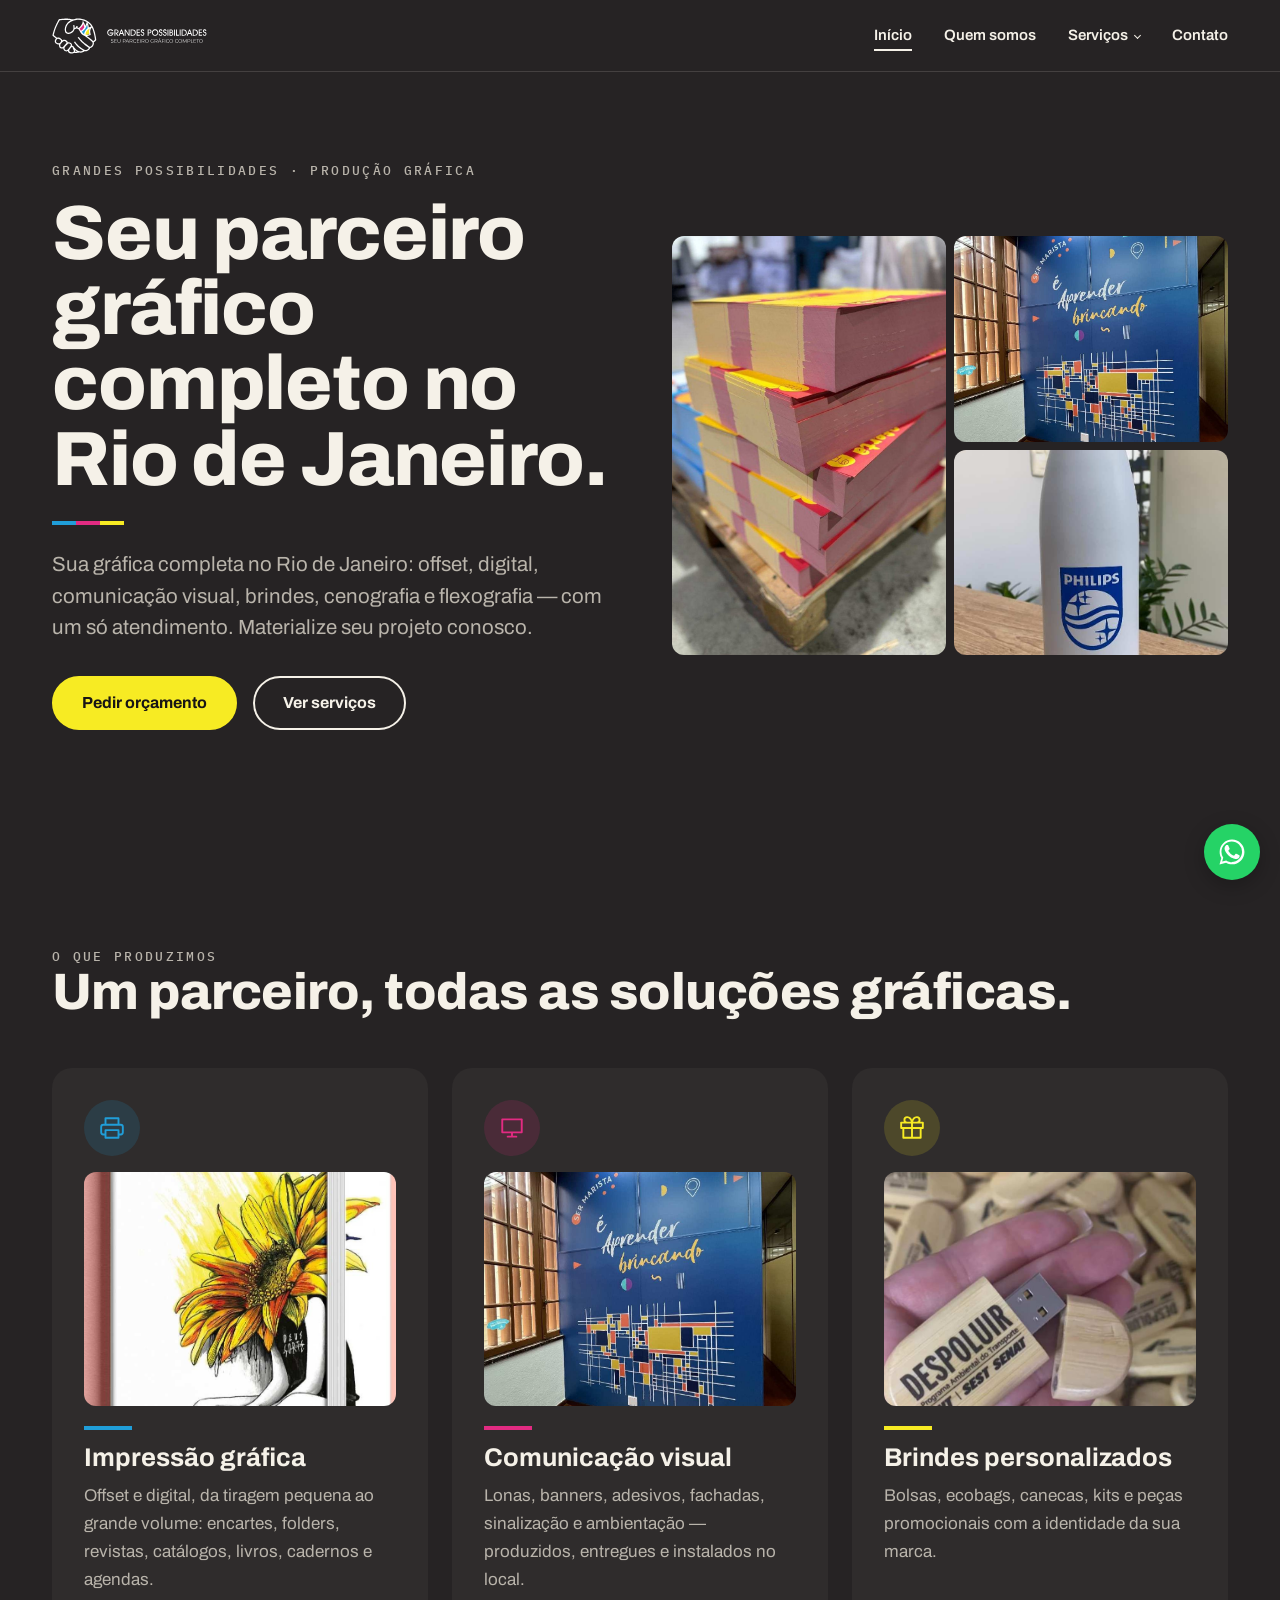
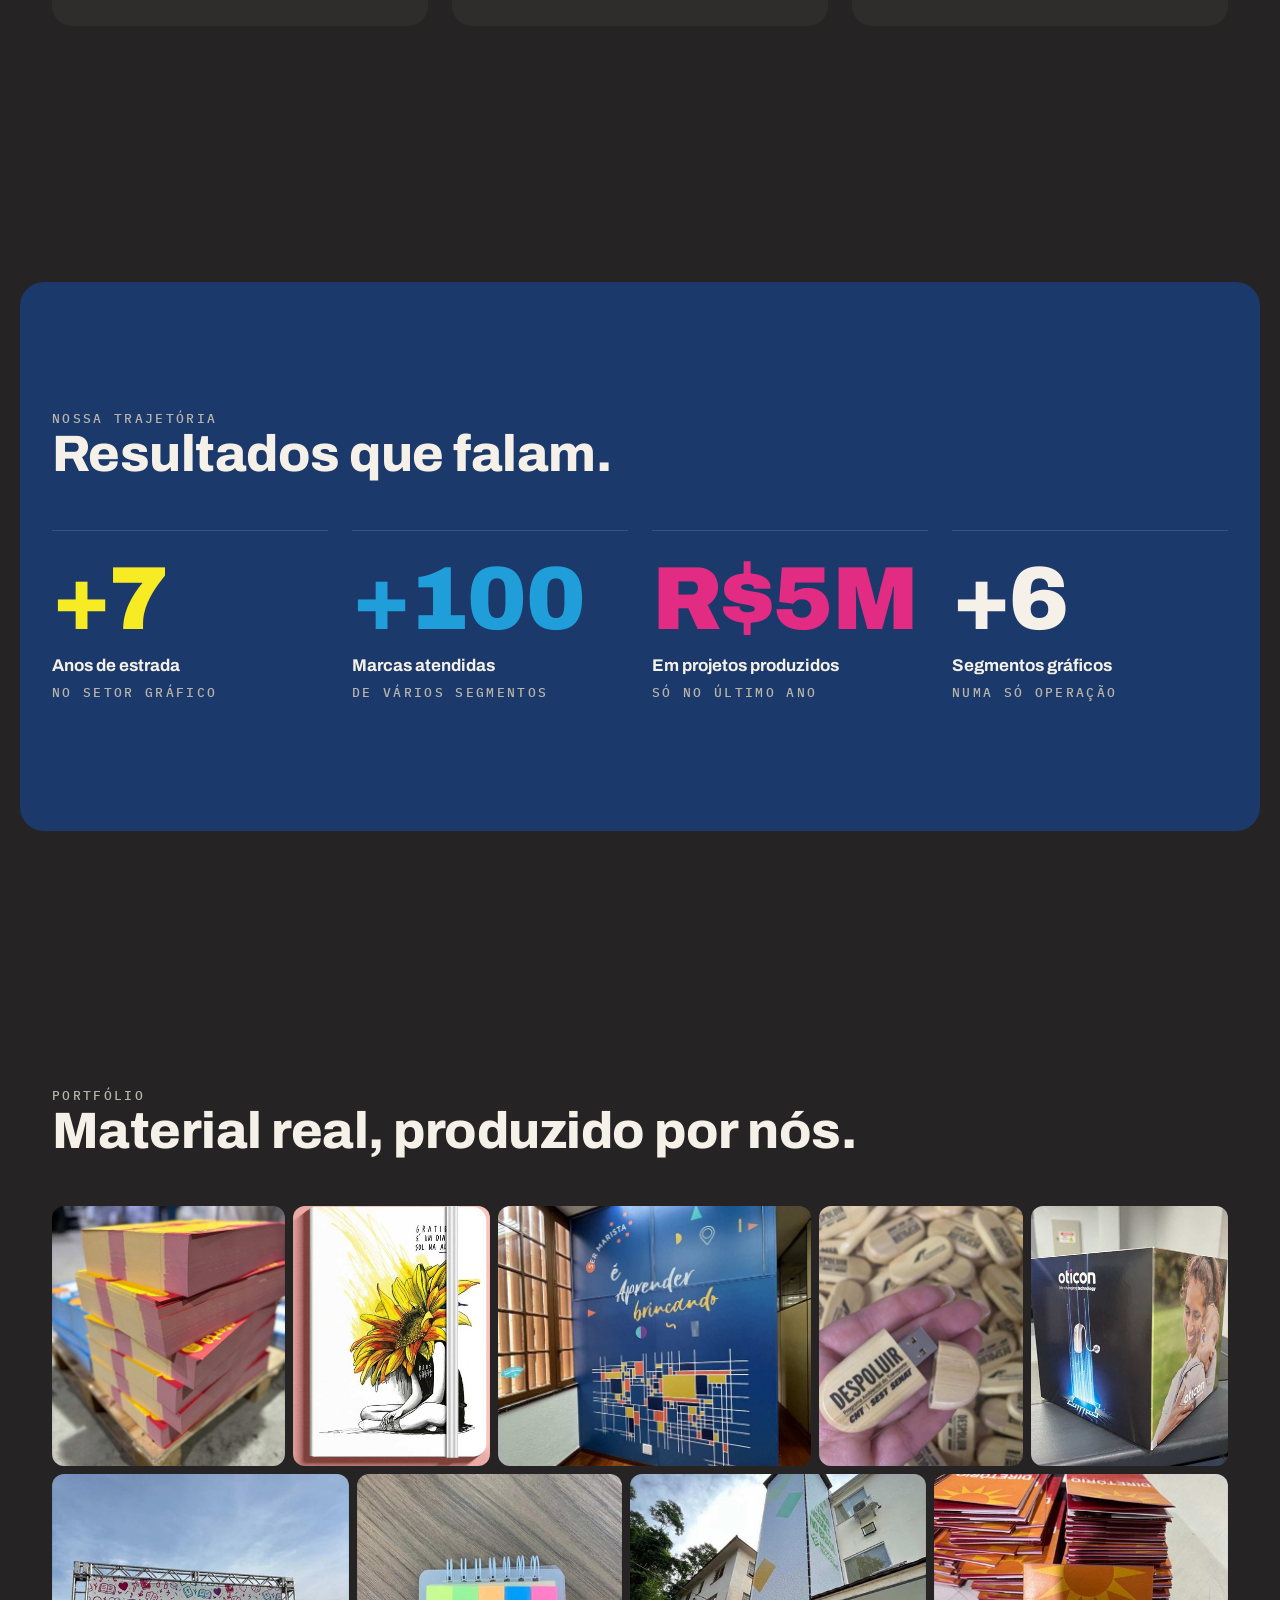
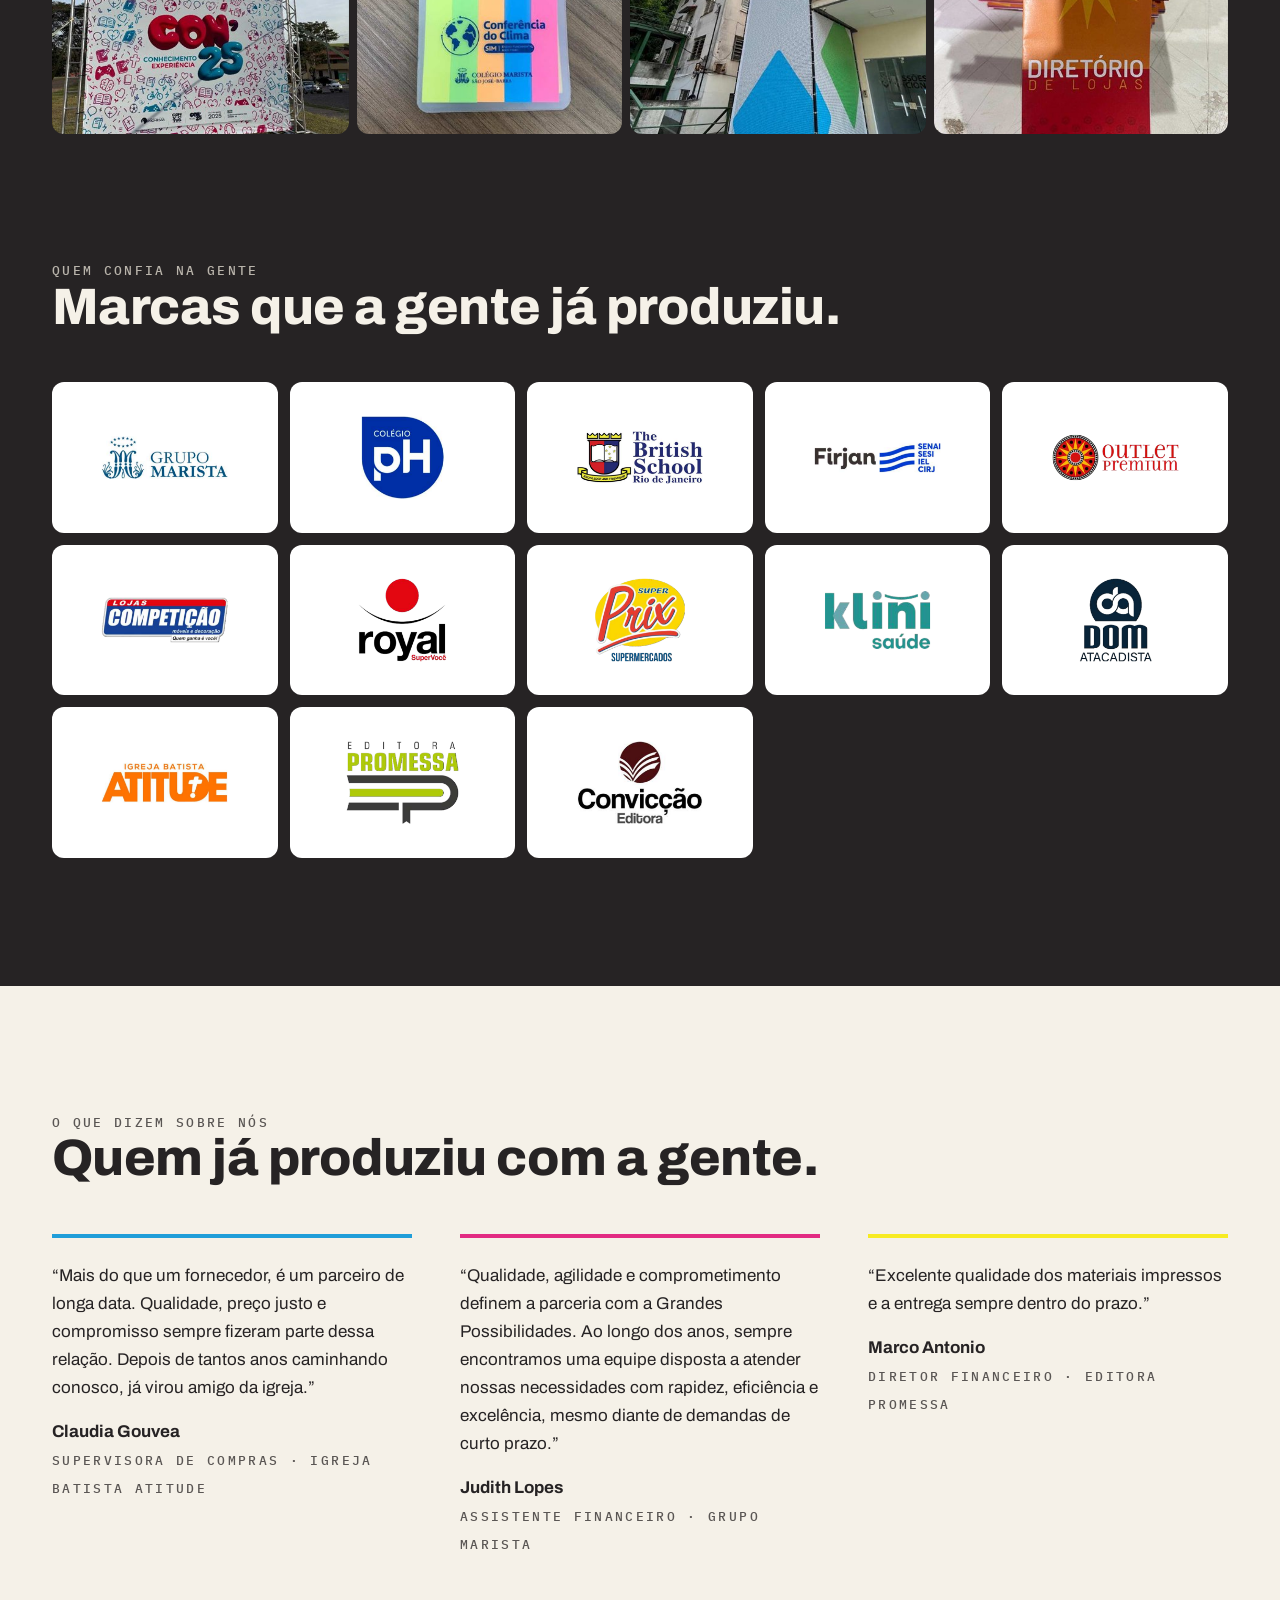
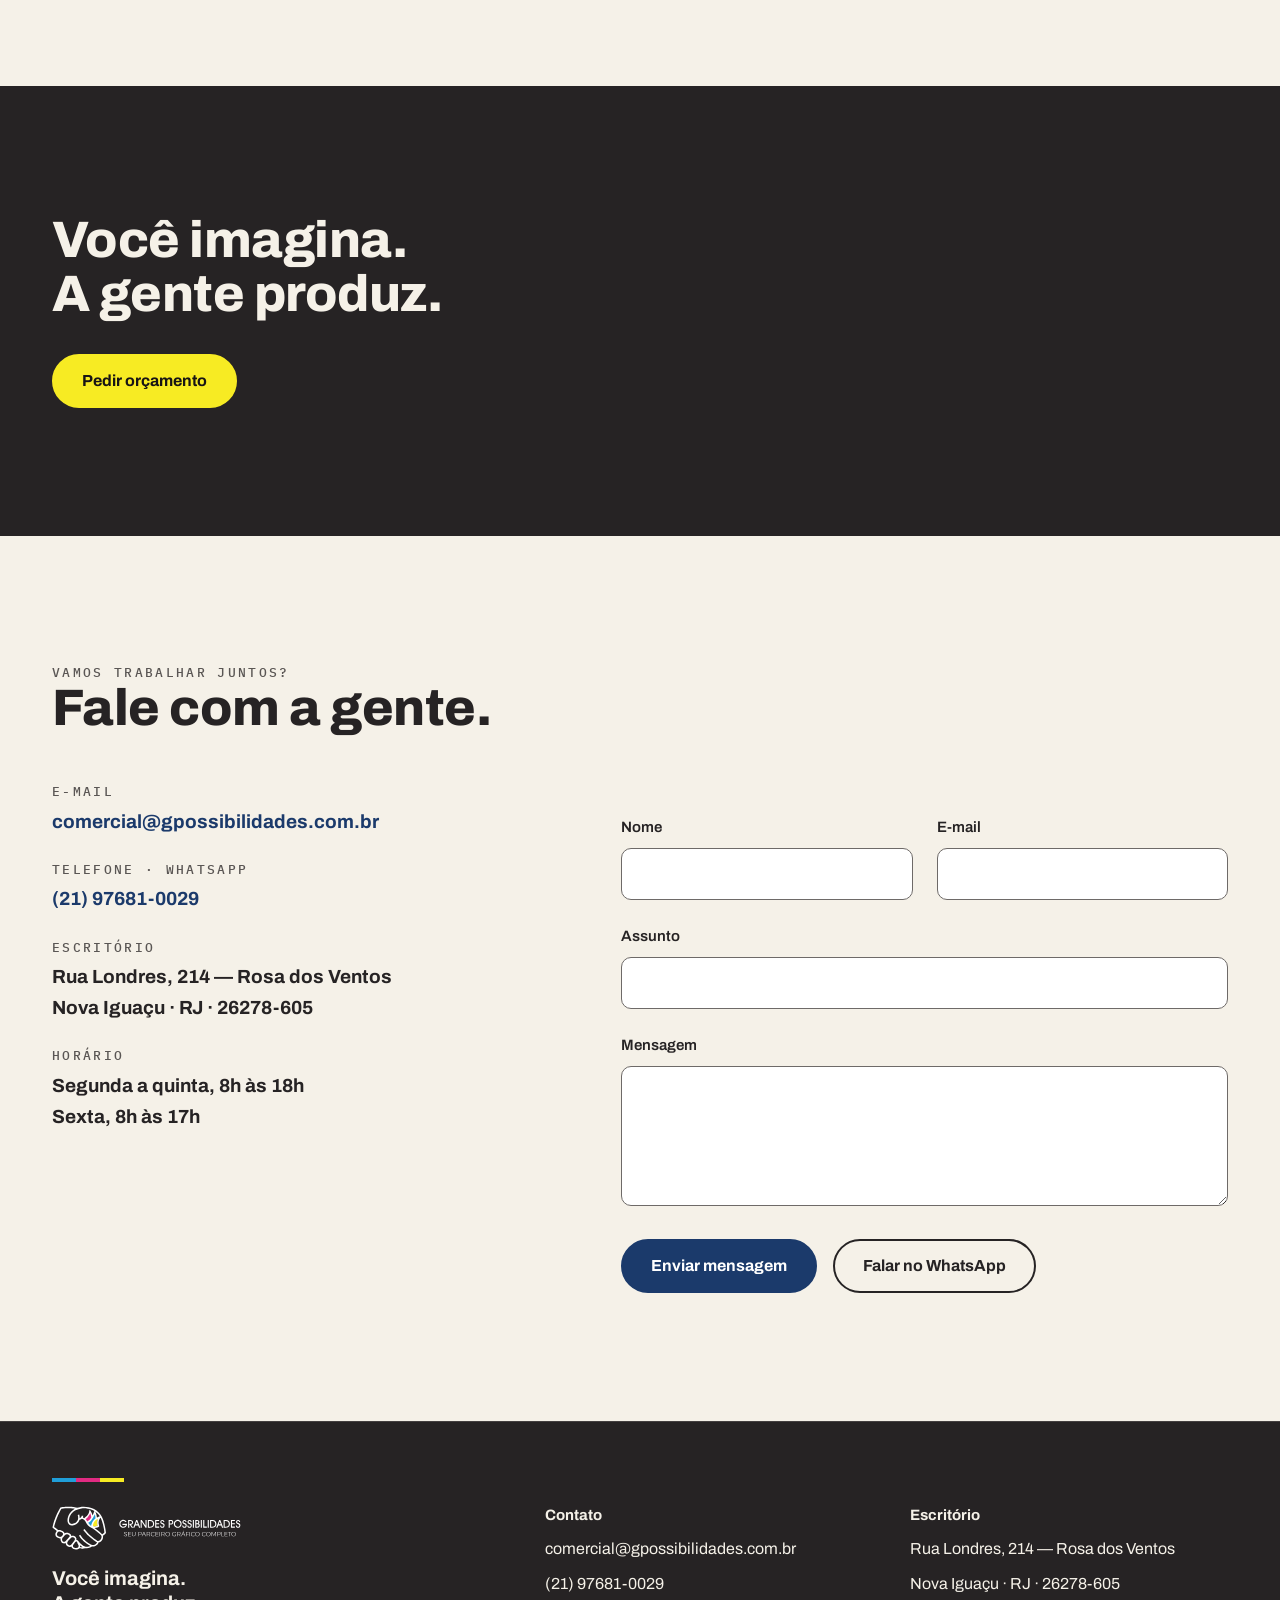
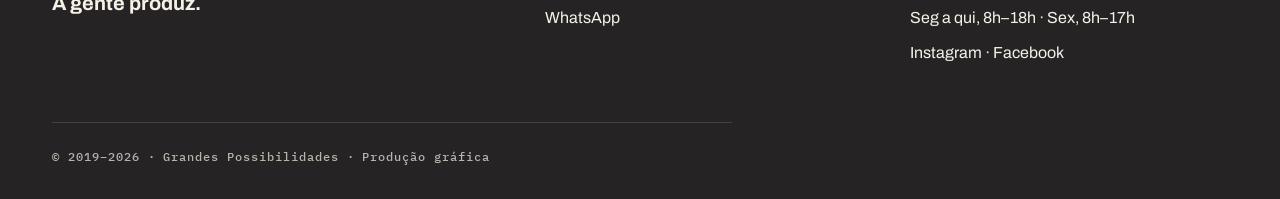
<file: index.html>
<!DOCTYPE html>
<html lang="pt-BR">
<head>
<meta charset="utf-8">
<meta name="viewport" content="width=device-width, initial-scale=1">

<title>Gráfica no Rio de Janeiro | Impressos e Brindes</title>
<meta name="description" content="Produtora gráfica no Rio de Janeiro: impressos, comunicação visual e brindes personalizados. Escritório em Nova Iguaçu, atendendo a Baixada Fluminense e todo o estado. Peça seu orçamento!">
<link rel="canonical" href="https://www.gpossibilidades.com.br/">

<meta property="og:type" content="website">
<meta property="og:site_name" content="Grandes Possibilidades">
<meta property="og:locale" content="pt_BR">
<meta property="og:title" content="Gráfica no Rio de Janeiro | Impressos e Brindes">
<meta property="og:description" content="Produtora gráfica no Rio de Janeiro: impressos, comunicação visual e brindes personalizados. Escritório em Nova Iguaçu, atendendo a Baixada Fluminense e todo o estado. Peça seu orçamento!">
<meta property="og:url" content="https://www.gpossibilidades.com.br/">
<meta property="og:image" content="https://www.gpossibilidades.com.br/assets/img/compartilhar.png">
<meta name="twitter:card" content="summary_large_image">

<link rel="icon" href="/favicon.ico" sizes="16x16 32x32 48x48">
<link rel="icon" href="/favicon.svg" type="image/svg+xml">
<link rel="icon" href="/assets/img/favicon-48.png" sizes="48x48" type="image/png">
<link rel="icon" href="/assets/img/favicon-192.png" sizes="192x192" type="image/png">
<link rel="apple-touch-icon" href="/assets/img/apple-touch-icon.png">
<link rel="preload" as="font" type="font/woff2" href="/assets/fontes/archivo-var-latin.woff2" crossorigin>
<link rel="stylesheet" href="/assets/css/style.css?v=202610232115">

<script type="application/ld+json">
{
  "@context": "https://schema.org",
  "@type": "LocalBusiness",
  "@id": "https://www.gpossibilidades.com.br/#empresa",
  "name": "Grandes Possibilidades",
  "alternateName": "Grandes Possibilidades Produção Gráfica",
  "description": "Produtora gráfica completa no Rio de Janeiro: impressão offset e digital, comunicação visual, brindes personalizados, cenografia e flexografia.",
  "slogan": "Você imagina. A gente produz.",
  "url": "https://www.gpossibilidades.com.br/",
  "logo": "https://www.gpossibilidades.com.br/assets/img/logo-horizontal.svg",
  "image": "https://www.gpossibilidades.com.br/assets/img/producao/impressao-01.jpg",
  "telephone": "+5521976810029",
  "email": "comercial@gpossibilidades.com.br",
  "foundingDate": "2019",
  "priceRange": "$$",
  "address": {
    "@type": "PostalAddress",
    "streetAddress": "Rua Londres, 214 — Rosa dos Ventos",
    "addressLocality": "Nova Iguaçu",
    "postalCode": "26278-605",
    "addressRegion": "RJ",
    "addressCountry": "BR"
  },
  "openingHoursSpecification": [
    {
      "@type": "OpeningHoursSpecification",
      "dayOfWeek": ["Monday", "Tuesday", "Wednesday", "Thursday"],
      "opens": "08:00",
      "closes": "18:00"
    },
    {
      "@type": "OpeningHoursSpecification",
      "dayOfWeek": "Friday",
      "opens": "08:00",
      "closes": "17:00"
    },
    {
      "@type": "OpeningHoursSpecification",
      "dayOfWeek": ["Saturday", "Sunday"],
      "opens": "00:00",
      "closes": "00:00"
    }
  ],
  "areaServed": [
    { "@type": "City", "name": "Nova Iguaçu" },
    { "@type": "City", "name": "Rio de Janeiro" },
    { "@type": "AdministrativeArea", "name": "Baixada Fluminense" },
    { "@type": "State", "name": "Rio de Janeiro" }
  ],
  "sameAs": [
    "https://www.facebook.com/gpossibilidades",
    "https://www.instagram.com/gpossibilidades/"
  ]
}
</script>
</head>

<body>

<a class="sr-only" href="#conteudo">Ir para o conteúdo</a>

<header class="topo">
  <div class="container">
    <a class="marca" href="/" aria-label="Grandes Possibilidades — página inicial">
      <img src="/assets/img/logo-horizontal-branco.svg" alt="Grandes Possibilidades — seu parceiro gráfico completo" width="158" height="36">
    </a>
    <button class="menu-abrir" type="button" aria-expanded="false" aria-controls="menu">Menu</button>
    <nav class="nav" id="menu" aria-label="Menu principal">
      <ul>
        <li><a href="/" aria-current="page">Início</a></li>
        <li><a href="/quem-somos">Quem somos</a></li>
        <li class="tem-sub">
          <a href="/servicos">Serviços</a>
          <ul class="submenu">
            <li><a href="/impressao-grafica">Impressão gráfica</a></li>
            <li><a href="/comunicacao-visual">Comunicação visual</a></li>
            <li><a href="/brindes">Brindes</a></li>
          </ul>
        </li>
        <li><a href="/#contato">Contato</a></li>
      </ul>
    </nav>
  </div>
</header>

<main id="conteudo">

  <!-- 1 · TOPO -->
  <section class="capa grafite">
    <div class="container">
      <div>
        <p class="rotulo rotulo--suave">Grandes Possibilidades · Produção gráfica</p>
        <h1>Seu parceiro gráfico completo no Rio de Janeiro.</h1>
        <div class="barra-cmyk" aria-hidden="true"><span></span><span></span><span></span></div>
        <p class="lead">Sua gráfica completa no Rio de Janeiro: offset, digital, comunicação visual, brindes, cenografia e flexografia — com um só atendimento. Materialize seu projeto conosco.</p>
        <div class="acoes">
          <a class="botao botao--primario" href="https://wa.me/5521976810029?text=Ol%C3%A1%21%20Gostaria%20de%20um%20or%C3%A7amento." target="_blank" rel="noopener">Pedir orçamento</a>
          <a class="botao botao--secundario" href="/servicos">Ver serviços</a>
        </div>
      </div>
      <div class="capa-fotos">
        <figure><img src="/assets/img/producao/impressao-01.jpg" width="960" height="1280" alt="Encartes impressos em offset empilhados após o corte" fetchpriority="high"></figure>
        <figure><img src="/assets/img/producao/comunicacao-01.jpg" width="977" height="923" alt="Adesivação de parede instalada em ambiente de escola"></figure>
        <figure><img src="/assets/img/producao/brindes-02.jpg" width="723" height="1131" alt="Garrafa térmica personalizada com a marca do cliente"></figure>
      </div>
    </div>
  </section>

  <!-- 2 · SERVIÇOS -->
  <section class="surge secao grafite" aria-labelledby="t-servicos">
    <div class="container">
      <p class="rotulo rotulo--suave">O que produzimos</p>
      <h2 id="t-servicos">Um parceiro, todas as soluções gráficas.</h2>
      <div class="cartoes">
        <a class="cartao" href="/impressao-grafica">
          <div class="icone icone--ciano"><svg viewBox="0 0 24 24" aria-hidden="true" stroke-linecap="round" stroke-linejoin="round"><path d="M6 9V3h12v6M6 18H4a2 2 0 0 1-2-2v-5a2 2 0 0 1 2-2h16a2 2 0 0 1 2 2v5a2 2 0 0 1-2 2h-2M6 14h12v7H6z"/></svg></div>
          <figure><img src="/assets/img/producao/impressao-02.jpg" width="743" height="1212" loading="lazy" alt="Agenda de capa dura com ilustração impressa em quatro cores"></figure>
          <div class="traco traco--ciano"></div>
          <h3>Impressão gráfica</h3>
          <p>Offset e digital, da tiragem pequena ao grande volume: encartes, folders, revistas, catálogos, livros, cadernos e agendas.</p>
        </a>
        <a class="cartao" href="/comunicacao-visual">
          <div class="icone icone--magenta"><svg viewBox="0 0 24 24" aria-hidden="true" stroke-linecap="round" stroke-linejoin="round"><path d="M3 4h18v12H3zM8 20h8M12 16v4"/></svg></div>
          <figure><img src="/assets/img/producao/comunicacao-01.jpg" width="977" height="923" loading="lazy" alt="Adesivação de parede instalada em ambiente de escola"></figure>
          <div class="traco traco--magenta"></div>
          <h3>Comunicação visual</h3>
          <p>Lonas, banners, adesivos, fachadas, sinalização e ambientação — produzidos, entregues e instalados no local.</p>
        </a>
        <a class="cartao" href="/brindes">
          <div class="icone icone--amarelo"><svg viewBox="0 0 24 24" aria-hidden="true" stroke-linecap="round" stroke-linejoin="round"><path d="M20 12v9H4v-9M2 7h20v5H2zM12 21V7M12 7H7.5a2.5 2.5 0 0 1 0-5C11 2 12 7 12 7zM12 7h4.5a2.5 2.5 0 0 0 0-5C13 2 12 7 12 7z"/></svg></div>
          <figure><img src="/assets/img/producao/brindes-01.jpg" width="819" height="1280" loading="lazy" alt="Pendrive de madeira personalizado com a marca do cliente"></figure>
          <div class="traco traco--amarelo"></div>
          <h3>Brindes personalizados</h3>
          <p>Bolsas, ecobags, canecas, kits e peças promocionais com a identidade da sua marca.</p>
        </a>
      </div>
    </div>
  </section>

  <!-- 3 · NÚMEROS -->
  <section class="surge secao azul bloco" aria-labelledby="t-numeros">
    <div class="container">
      <p class="rotulo" style="color:var(--texto-2-escuro)">Nossa trajetória</p>
      <h2 id="t-numeros">Resultados que falam.</h2>
      <div class="numeros">
        <div>
          <span class="numero destaque-amarelo">+7</span>
          <span class="titulo">Anos de estrada</span>
          <span class="rotulo rotulo--suave">no setor gráfico</span>
        </div>
        <div>
          <span class="numero destaque-ciano">+100</span>
          <span class="titulo">Marcas atendidas</span>
          <span class="rotulo rotulo--suave">de vários segmentos</span>
        </div>
        <div>
          <span class="numero destaque-magenta">R$5M</span>
          <span class="titulo">Em projetos produzidos</span>
          <span class="rotulo rotulo--suave">só no último ano</span>
        </div>
        <div>
          <span class="numero">+6</span>
          <span class="titulo">Segmentos gráficos</span>
          <span class="rotulo rotulo--suave">numa só operação</span>
        </div>
      </div>
    </div>
  </section>

  <!-- 4 · PORTFÓLIO -->
  <section class="surge secao grafite" aria-labelledby="t-portfolio">
    <div class="container">
      <p class="rotulo rotulo--suave">Portfólio</p>
      <h2 id="t-portfolio">Material real, produzido por nós.</h2>
      <div class="galeria">
        <button type="button"><img src="/assets/img/producao/impressao-01-640.jpg" data-grande="/assets/img/producao/impressao-01.jpg" loading="lazy" alt="Encartes impressos em offset empilhados após o corte"></button>
        <button type="button"><img src="/assets/img/producao/impressao-02-640.jpg" data-grande="/assets/img/producao/impressao-02.jpg" loading="lazy" alt="Agenda de capa dura com ilustração impressa em quatro cores"></button>
        <button type="button"><img src="/assets/img/producao/comunicacao-01-640.jpg" data-grande="/assets/img/producao/comunicacao-01.jpg" loading="lazy" alt="Adesivação de parede instalada em ambiente de escola"></button>
        <button type="button"><img src="/assets/img/producao/brindes-01-640.jpg" data-grande="/assets/img/producao/brindes-01.jpg" loading="lazy" alt="Pendrive de madeira personalizado com a marca do cliente"></button>
        <button type="button"><img src="/assets/img/producao/impressao-03-640.jpg" data-grande="/assets/img/producao/impressao-03.jpg" loading="lazy" alt="Cubo de papel impresso em quatro cores para ponto de venda"></button>
        <button type="button"><img src="/assets/img/producao/comunicacao-02-640.jpg" data-grande="/assets/img/producao/comunicacao-02.jpg" loading="lazy" alt="Painel de grande formato montado em estrutura para evento"></button>
        <button type="button"><img src="/assets/img/producao/brindes-03-640.jpg" data-grande="/assets/img/producao/brindes-03.jpg" loading="lazy" alt="Bloco de anotações personalizado para conferência"></button>
        <button type="button"><img src="/assets/img/producao/comunicacao-03-640.jpg" data-grande="/assets/img/producao/comunicacao-03.jpg" loading="lazy" alt="Instalação de lona de grande formato com caminhão munck"></button>
        <button type="button"><img src="/assets/img/producao/impressao-04-640.jpg" data-grande="/assets/img/producao/impressao-04.jpg" loading="lazy" alt="Folder do diretório de lojas impresso em quatro cores"></button>
      </div>
    </div>
  </section>

  <!-- 5 · CLIENTES -->
  <section class="surge secao grafite" aria-labelledby="t-clientes" style="padding-top:0">
    <div class="container">
      <p class="rotulo rotulo--suave">Quem confia na gente</p>
      <h2 id="t-clientes">Marcas que a gente já produziu.</h2>
      <div class="clientes">
        <div><img src="/assets/img/clientes/grupo-marista.png" loading="lazy" alt="Grupo Marista"></div>
        <div><img src="/assets/img/clientes/colegio-ph.png" loading="lazy" alt="Colégio pH"></div>
        <div><img src="/assets/img/clientes/british-school.png" loading="lazy" alt="The British School Rio de Janeiro"></div>
        <div><img src="/assets/img/clientes/firjan.png" loading="lazy" alt="Firjan SENAI SESI IEL CIRJ"></div>
        <div><img src="/assets/img/clientes/outlet-premium.png" loading="lazy" alt="Outlet Premium"></div>
        <div><img src="/assets/img/clientes/lojas-competicao.png" loading="lazy" alt="Lojas Competição"></div>
        <div><img src="/assets/img/clientes/royal.png" loading="lazy" alt="Royal SuperVocê"></div>
        <div><img src="/assets/img/clientes/super-prix.png" loading="lazy" alt="Super Prix Supermercados"></div>
        <div><img src="/assets/img/clientes/klini-saude.png" loading="lazy" alt="Klini Saúde"></div>
        <div><img src="/assets/img/clientes/dom-atacadista.png" loading="lazy" alt="DOM Atacadista"></div>
        <div><img src="/assets/img/clientes/igreja-batista-atitude.png" loading="lazy" alt="Igreja Batista Atitude"></div>
        <div><img src="/assets/img/clientes/editora-promessa.png" loading="lazy" alt="Editora Promessa"></div>
        <div><img src="/assets/img/clientes/conviccao-editora.png" loading="lazy" alt="Convicção Editora"></div>
      </div>
    </div>
  </section>

  <!-- 6 · DEPOIMENTOS -->
  <section class="surge secao creme" aria-labelledby="t-depoimentos">
    <div class="container">
      <p class="rotulo rotulo--suave">O que dizem sobre nós</p>
      <h2 id="t-depoimentos">Quem já produziu com a gente.</h2>
      <div class="depoimentos">
        <blockquote>
          <p>“Mais do que um fornecedor, é um parceiro de longa data. Qualidade, preço justo e compromisso sempre fizeram parte dessa relação. Depois de tantos anos caminhando conosco, já virou amigo da igreja.”</p>
          <cite>Claudia Gouvea</cite>
          <span class="rotulo rotulo--suave">Supervisora de Compras · Igreja Batista Atitude</span>
        </blockquote>
        <blockquote>
          <p>“Qualidade, agilidade e comprometimento definem a parceria com a Grandes Possibilidades. Ao longo dos anos, sempre encontramos uma equipe disposta a atender nossas necessidades com rapidez, eficiência e excelência, mesmo diante de demandas de curto prazo.”</p>
          <cite>Judith Lopes</cite>
          <span class="rotulo rotulo--suave">Assistente Financeiro · Grupo Marista</span>
        </blockquote>
        <blockquote>
          <p>“Excelente qualidade dos materiais impressos e a entrega sempre dentro do prazo.”</p>
          <cite>Marco Antonio</cite>
          <span class="rotulo rotulo--suave">Diretor Financeiro · Editora Promessa</span>
        </blockquote>
      </div>
    </div>
  </section>

  <!-- 7 · ASSINATURA -->
  <section class="surge secao grafite assinatura">
    <div class="container">
      <h2>Você imagina.<br>A gente produz.</h2>
      <a class="botao botao--primario" href="https://wa.me/5521976810029?text=Ol%C3%A1%21%20Gostaria%20de%20um%20or%C3%A7amento." target="_blank" rel="noopener">Pedir orçamento</a>
    </div>
  </section>

  <!-- 8 · CONTATO -->
  <section class="surge secao creme" id="contato" aria-labelledby="t-contato">
    <div class="container">
      <p class="rotulo rotulo--suave">Vamos trabalhar juntos?</p>
      <h2 id="t-contato">Fale com a gente.</h2>
      <div class="contato-grid">
        <div>
          <div class="dado">
            <span class="rotulo rotulo--suave">E-mail</span>
            <a class="link" href="mailto:comercial@gpossibilidades.com.br">comercial@gpossibilidades.com.br</a>
          </div>
          <div class="dado">
            <span class="rotulo rotulo--suave">Telefone · WhatsApp</span>
            <a class="link" href="tel:+5521976810029">(21) 97681-0029</a>
          </div>
          <div class="dado">
            <span class="rotulo rotulo--suave">Escritório</span>
            <p>Rua Londres, 214 — Rosa dos Ventos<br>Nova Iguaçu · RJ · 26278-605</p>
          </div>
          <div class="dado">
            <span class="rotulo rotulo--suave">Horário</span>
            <p>Segunda a quinta, 8h às 18h<br>Sexta, 8h às 17h</p>
          </div>
        </div>
        <form class="form" data-form novalidate action="https://api.web3forms.com/submit" method="POST">
          <input type="hidden" name="access_key" value="000b3480-ad19-4293-ba53-843ecad4bc43">
          <input type="hidden" name="subject" value="Contato pelo site gpossibilidades.com.br">
          <input type="hidden" name="from_name" value="Site Grandes Possibilidades">
          <input type="hidden" name="redirect" value="https://www.gpossibilidades.com.br/obrigado">
          <input type="checkbox" name="botcheck" class="sr-only" tabindex="-1" autocomplete="off">
          <div class="form-linha">
            <div class="campo">
              <label for="nome">Nome</label>
              <input id="nome" name="Nome" type="text" required autocomplete="name">
            </div>
            <div class="campo">
              <label for="email">E-mail</label>
              <input id="email" name="E-mail" type="email" required autocomplete="email">
            </div>
          </div>
          <div class="campo">
            <label for="assunto">Assunto</label>
            <input id="assunto" name="Assunto" type="text">
          </div>
          <div class="campo">
            <label for="mensagem">Mensagem</label>
            <textarea id="mensagem" name="Mensagem"></textarea>
          </div>
          <div class="form-acoes">
            <button class="botao botao--primario" type="submit">Enviar mensagem</button>
            <a class="botao botao--secundario" href="https://wa.me/5521976810029?text=Ol%C3%A1%21%20Gostaria%20de%20um%20or%C3%A7amento." target="_blank" rel="noopener">Falar no WhatsApp</a>
          </div>
          <p class="form-estado" hidden role="status"></p>
        </form>
      </div>
    </div>
  </section>

</main>

<footer class="rodape grafite">
  <div class="container">
    <div class="barra-cmyk" aria-hidden="true"><span></span><span></span><span></span></div>
    <div class="rodape-grid">
      <div>
        <img class="marca-rodape" src="/assets/img/logo-horizontal-branco.svg" alt="Grandes Possibilidades" width="192" height="44" loading="lazy">
        <p class="assinatura-pequena">Você imagina.<br>A gente produz.</p>
      </div>
      <div>
        <h3>Contato</h3>
        <ul>
          <li><a href="mailto:comercial@gpossibilidades.com.br">comercial@gpossibilidades.com.br</a></li>
          <li><a href="tel:+5521976810029">(21) 97681-0029</a></li>
          <li><a href="https://wa.me/5521976810029" target="_blank" rel="noopener">WhatsApp</a></li>
        </ul>
      </div>
      <div>
        <h3>Escritório</h3>
        <ul>
          <li>Rua Londres, 214 — Rosa dos Ventos</li>
          <li>Nova Iguaçu · RJ · 26278-605</li>
          <li>Seg a qui, 8h–18h · Sex, 8h–17h</li>
          <li><a href="https://www.instagram.com/gpossibilidades/" target="_blank" rel="noopener">Instagram</a> · <a href="https://www.facebook.com/gpossibilidades" target="_blank" rel="noopener">Facebook</a></li>
        </ul>
      </div>
    </div>
    <p class="legal">© 2019–<span data-ano>2026</span> · Grandes Possibilidades · Produção gráfica</p>
  </div>
</footer>

<a class="zap" href="https://wa.me/5521976810029?text=Ol%C3%A1%21%20Gostaria%20de%20um%20or%C3%A7amento." target="_blank" rel="noopener" aria-label="Falar no WhatsApp">
  <svg viewBox="0 0 24 24" aria-hidden="true"><path d="M17.47 14.38c-.3-.15-1.75-.86-2.02-.96-.27-.1-.47-.15-.67.15-.2.3-.77.96-.94 1.16-.17.2-.35.22-.64.07-.3-.15-1.25-.46-2.38-1.47-.88-.78-1.47-1.75-1.65-2.05-.17-.3-.02-.46.13-.6.13-.14.3-.35.45-.52.15-.17.2-.3.3-.5.1-.2.05-.37-.02-.52-.08-.15-.67-1.6-.92-2.2-.24-.58-.49-.5-.67-.51h-.57c-.2 0-.52.07-.79.37-.27.3-1.04 1.01-1.04 2.47s1.06 2.86 1.21 3.06c.15.2 2.1 3.2 5.08 4.49.71.3 1.26.49 1.69.63.71.22 1.36.19 1.87.12.57-.09 1.75-.72 2-1.41.25-.69.25-1.28.17-1.41-.07-.13-.27-.2-.57-.35zM12.04 2C6.58 2 2.13 6.45 2.13 11.91c0 1.75.46 3.45 1.32 4.95L2 22l5.25-1.38c1.45.79 3.08 1.21 4.79 1.21h.01c5.46 0 9.91-4.45 9.91-9.91C21.96 6.45 17.5 2 12.04 2zm0 18.15h-.01c-1.53 0-3.03-.41-4.34-1.19l-.31-.18-3.23.85.86-3.15-.2-.32a8.2 8.2 0 0 1-1.26-4.36c0-4.54 3.7-8.23 8.25-8.23 2.2 0 4.27.86 5.83 2.42a8.19 8.19 0 0 1 2.41 5.82c0 4.54-3.7 8.23-8.24 8.23z"/></svg>
</a>

<script src="/assets/js/main.js?v=202610232115"></script>
</body>
</html>
</file>
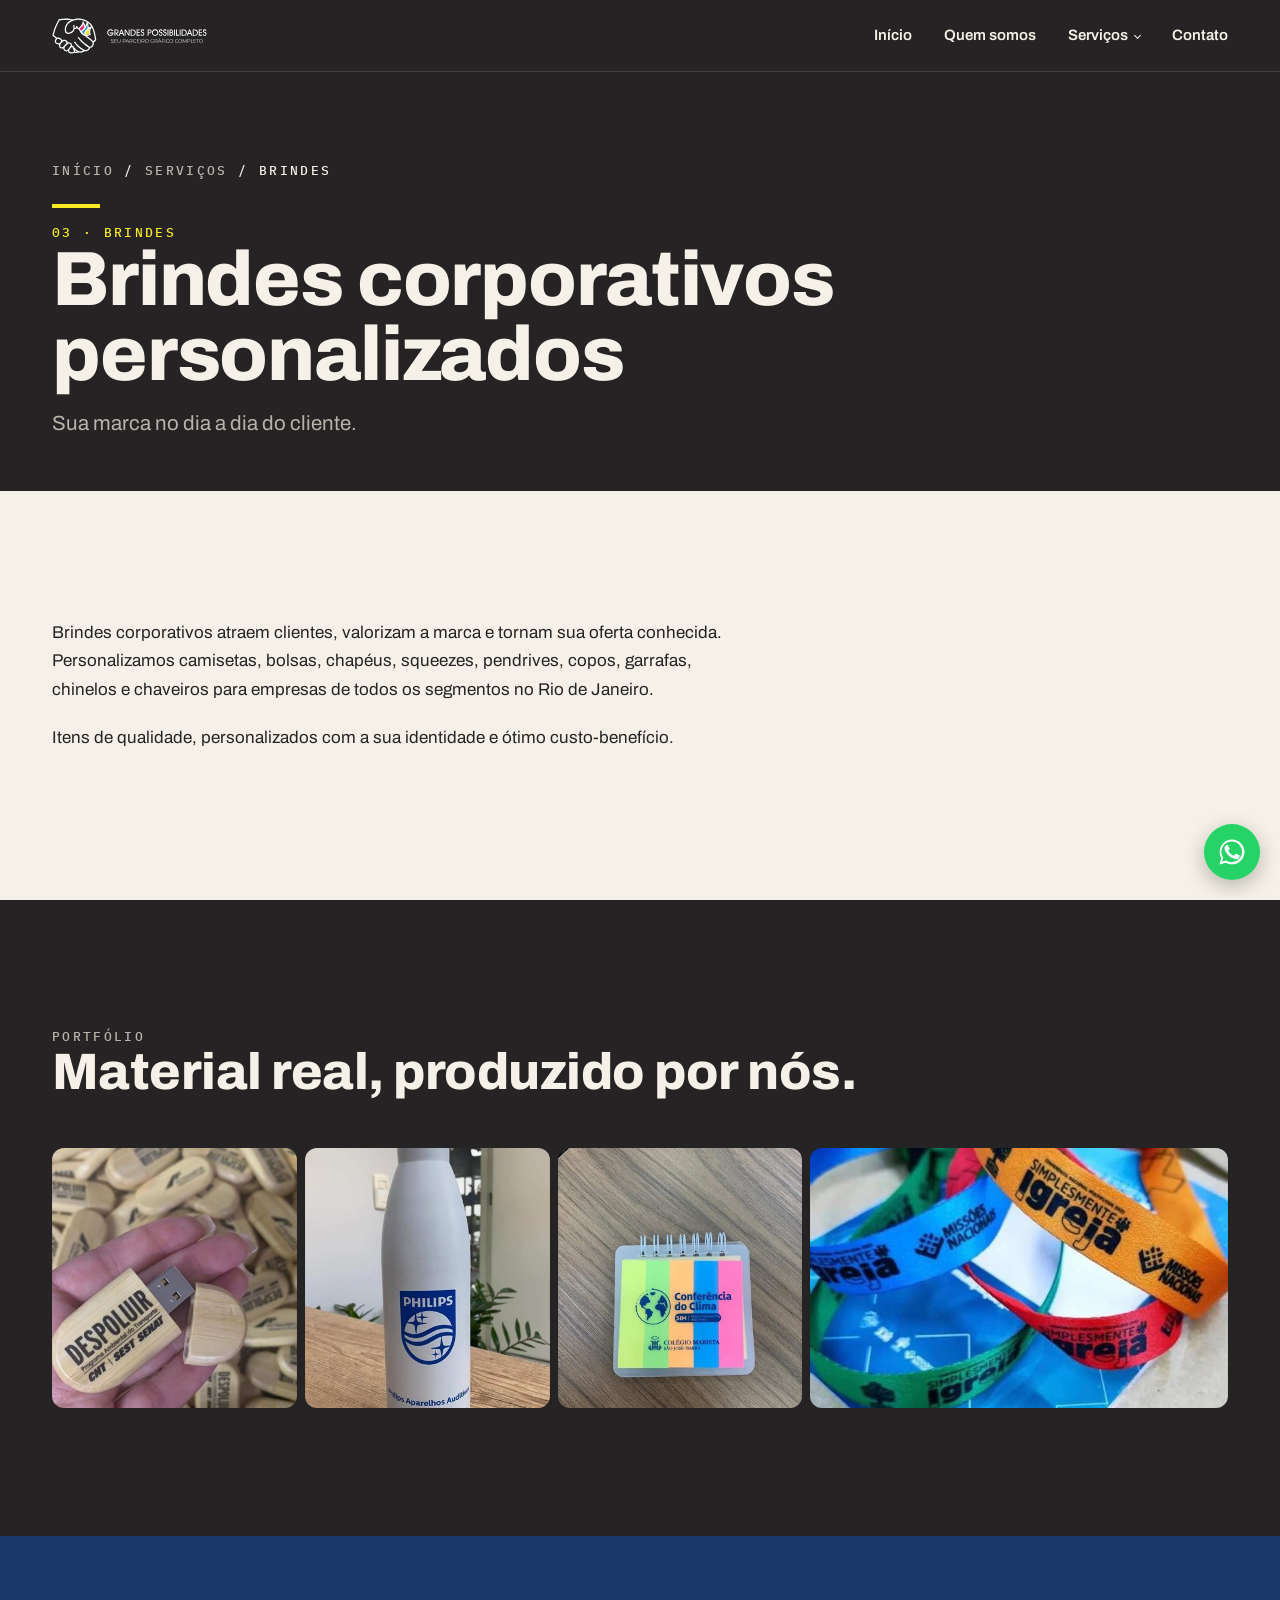
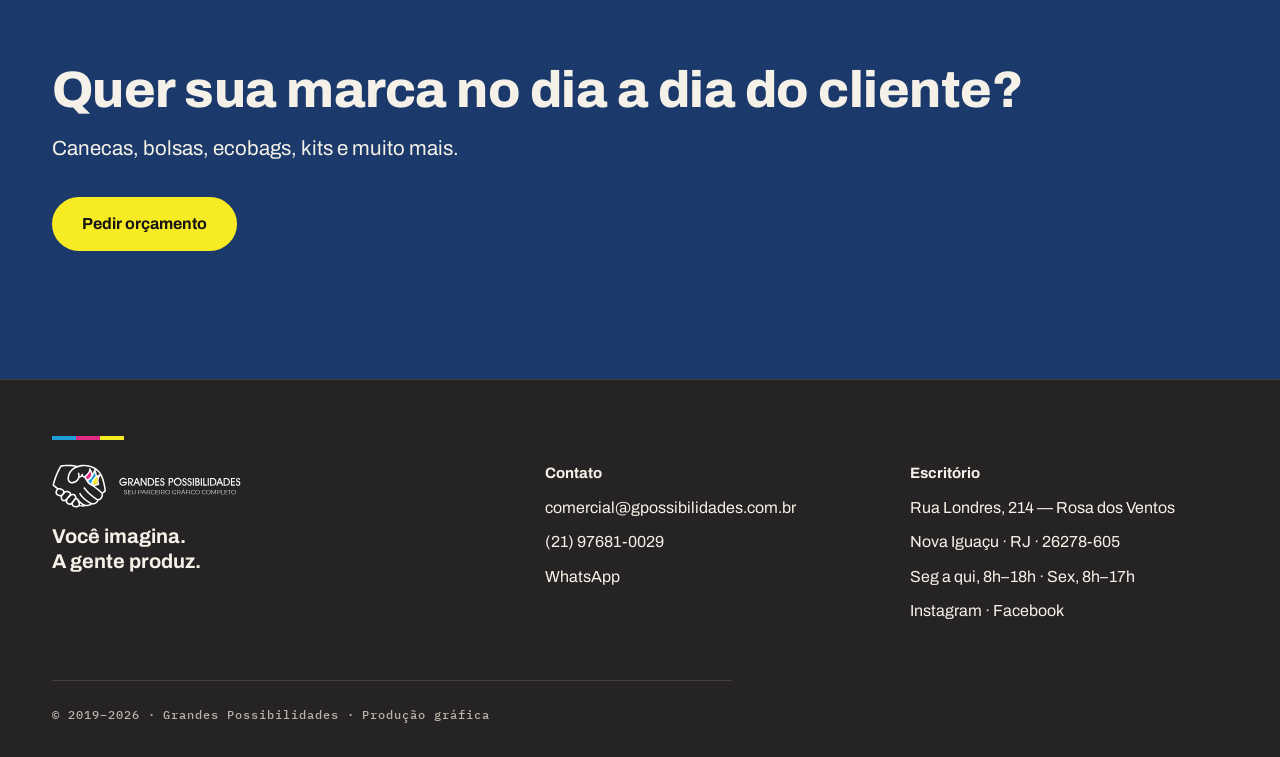
<file: brindes.html>
<!DOCTYPE html>
<html lang="pt-BR">
<head>
<meta charset="utf-8">
<meta name="viewport" content="width=device-width, initial-scale=1">

<title>Brindes Personalizados no Rio de Janeiro</title>
<meta name="description" content="Brindes corporativos personalizados no RJ: camisetas, bolsas, canecas, squeezes, pendrives, garrafas, chaveiros e mais. Valorize sua marca. Solicite seu orçamento!">
<link rel="canonical" href="https://www.gpossibilidades.com.br/brindes">

<meta property="og:type" content="website">
<meta property="og:site_name" content="Grandes Possibilidades">
<meta property="og:locale" content="pt_BR">
<meta property="og:title" content="Brindes Personalizados no Rio de Janeiro">
<meta property="og:description" content="Brindes corporativos personalizados no RJ: camisetas, bolsas, canecas, squeezes, pendrives, garrafas, chaveiros e mais. Valorize sua marca. Solicite seu orçamento!">
<meta property="og:url" content="https://www.gpossibilidades.com.br/brindes">
<meta property="og:image" content="https://www.gpossibilidades.com.br/assets/img/producao/brindes-01.jpg">
<meta name="twitter:card" content="summary_large_image">

<link rel="icon" href="/favicon.ico" sizes="16x16 32x32 48x48">
<link rel="icon" href="/favicon.svg" type="image/svg+xml">
<link rel="icon" href="/assets/img/favicon-48.png" sizes="48x48" type="image/png">
<link rel="icon" href="/assets/img/favicon-192.png" sizes="192x192" type="image/png">
<link rel="apple-touch-icon" href="/assets/img/apple-touch-icon.png">
<link rel="preload" as="font" type="font/woff2" href="/assets/fontes/archivo-var-latin.woff2" crossorigin>
<link rel="stylesheet" href="/assets/css/style.css?v=202610232115">
</head>

<body>

<a class="sr-only" href="#conteudo">Ir para o conteúdo</a>

<header class="topo">
  <div class="container">
    <a class="marca" href="/" aria-label="Grandes Possibilidades — página inicial">
      <img src="/assets/img/logo-horizontal-branco.svg" alt="Grandes Possibilidades — seu parceiro gráfico completo" width="158" height="36">
    </a>
    <button class="menu-abrir" type="button" aria-expanded="false" aria-controls="menu">Menu</button>
    <nav class="nav" id="menu" aria-label="Menu principal">
      <ul>
        <li><a href="/">Início</a></li>
        <li><a href="/quem-somos">Quem somos</a></li>
        <li class="tem-sub">
          <a href="/servicos">Serviços</a>
          <ul class="submenu">
            <li><a href="/impressao-grafica">Impressão gráfica</a></li>
            <li><a href="/comunicacao-visual">Comunicação visual</a></li>
            <li><a href="/brindes" aria-current="page">Brindes</a></li>
          </ul>
        </li>
        <li><a href="/#contato">Contato</a></li>
      </ul>
    </nav>
  </div>
</header>

<main id="conteudo">

  <section class="capa-interna grafite">
    <div class="container">
      <p class="rotulo trilha"><a href="/">Início</a> / <a href="/servicos">Serviços</a> / Brindes</p>
      <div class="traco traco--amarelo"></div>
      <p class="rotulo rotulo--amarelo">03 · Brindes</p>
      <h1>Brindes corporativos personalizados</h1>
      <p class="lead">Sua marca no dia a dia do cliente.</p>
    </div>
  </section>

  <section class="surge secao creme">
    <div class="container">
      <div class="medida">
        <p style="margin-bottom:20px">Brindes corporativos atraem clientes, valorizam a marca e tornam sua oferta conhecida. Personalizamos camisetas, bolsas, chapéus, squeezes, pendrives, copos, garrafas, chinelos e chaveiros para empresas de todos os segmentos no Rio de Janeiro.</p>
        <p style="margin-bottom:20px">Itens de qualidade, personalizados com a sua identidade e ótimo custo-benefício.</p>
      </div>
    </div>
  </section>

  <section class="surge secao grafite" aria-label="Portfólio de brindes">
    <div class="container">
      <p class="rotulo rotulo--suave">Portfólio</p>
      <h2>Material real, produzido por nós.</h2>
      <div class="galeria">
        <button type="button"><img src="/assets/img/producao/brindes-01-640.jpg" data-grande="/assets/img/producao/brindes-01.jpg" loading="lazy" alt="Pendrive de madeira personalizado com a marca do cliente"></button>
        <button type="button"><img src="/assets/img/producao/brindes-02-640.jpg" data-grande="/assets/img/producao/brindes-02.jpg" loading="lazy" alt="Garrafa térmica personalizada com a marca do cliente"></button>
        <button type="button"><img src="/assets/img/producao/brindes-03-640.jpg" data-grande="/assets/img/producao/brindes-03.jpg" loading="lazy" alt="Bloco de anotações personalizado para conferência"></button>
        <button type="button"><img src="/assets/img/producao/brindes-04-640.jpg" data-grande="/assets/img/producao/brindes-04.jpg" loading="lazy" alt="Fitas e cordões personalizados para evento"></button>
      </div>
    </div>
  </section>

  <section class="surge secao azul">
    <div class="container">
      <h2>Quer sua marca no dia a dia do cliente?</h2>
      <p class="lead" style="margin-top:16px">Canecas, bolsas, ecobags, kits e muito mais.</p>
      <div style="margin-top:32px">
        <a class="botao botao--primario" href="https://wa.me/5521976810029?text=Ol%C3%A1!%20Gostaria%20de%20um%20or%C3%A7amento%20de%20brindes." target="_blank" rel="noopener">Pedir orçamento</a>
      </div>
    </div>
  </section>

</main>

<footer class="rodape grafite">
  <div class="container">
    <div class="barra-cmyk" aria-hidden="true"><span></span><span></span><span></span></div>
    <div class="rodape-grid">
      <div>
        <img class="marca-rodape" src="/assets/img/logo-horizontal-branco.svg" alt="Grandes Possibilidades" width="192" height="44" loading="lazy">
        <p class="assinatura-pequena">Você imagina.<br>A gente produz.</p>
      </div>
      <div>
        <h3>Contato</h3>
        <ul>
          <li><a href="mailto:comercial@gpossibilidades.com.br">comercial@gpossibilidades.com.br</a></li>
          <li><a href="tel:+5521976810029">(21) 97681-0029</a></li>
          <li><a href="https://wa.me/5521976810029" target="_blank" rel="noopener">WhatsApp</a></li>
        </ul>
      </div>
      <div>
        <h3>Escritório</h3>
        <ul>
          <li>Rua Londres, 214 — Rosa dos Ventos</li>
          <li>Nova Iguaçu · RJ · 26278-605</li>
          <li>Seg a qui, 8h–18h · Sex, 8h–17h</li>
          <li><a href="https://www.instagram.com/gpossibilidades/" target="_blank" rel="noopener">Instagram</a> · <a href="https://www.facebook.com/gpossibilidades" target="_blank" rel="noopener">Facebook</a></li>
        </ul>
      </div>
    </div>
    <p class="legal">© 2019–<span data-ano>2026</span> · Grandes Possibilidades · Produção gráfica</p>
  </div>
</footer>

<a class="zap" href="https://wa.me/5521976810029?text=Ol%C3%A1!%20Gostaria%20de%20um%20or%C3%A7amento%20de%20brindes." target="_blank" rel="noopener" aria-label="Falar no WhatsApp">
  <svg viewBox="0 0 24 24" aria-hidden="true"><path d="M17.47 14.38c-.3-.15-1.75-.86-2.02-.96-.27-.1-.47-.15-.67.15-.2.3-.77.96-.94 1.16-.17.2-.35.22-.64.07-.3-.15-1.25-.46-2.38-1.47-.88-.78-1.47-1.75-1.65-2.05-.17-.3-.02-.46.13-.6.13-.14.3-.35.45-.52.15-.17.2-.3.3-.5.1-.2.05-.37-.02-.52-.08-.15-.67-1.6-.92-2.2-.24-.58-.49-.5-.67-.51h-.57c-.2 0-.52.07-.79.37-.27.3-1.04 1.01-1.04 2.47s1.06 2.86 1.21 3.06c.15.2 2.1 3.2 5.08 4.49.71.3 1.26.49 1.69.63.71.22 1.36.19 1.87.12.57-.09 1.75-.72 2-1.41.25-.69.25-1.28.17-1.41-.07-.13-.27-.2-.57-.35zM12.04 2C6.58 2 2.13 6.45 2.13 11.91c0 1.75.46 3.45 1.32 4.95L2 22l5.25-1.38c1.45.79 3.08 1.21 4.79 1.21h.01c5.46 0 9.91-4.45 9.91-9.91C21.96 6.45 17.5 2 12.04 2zm0 18.15h-.01c-1.53 0-3.03-.41-4.34-1.19l-.31-.18-3.23.85.86-3.15-.2-.32a8.2 8.2 0 0 1-1.26-4.36c0-4.54 3.7-8.23 8.25-8.23 2.2 0 4.27.86 5.83 2.42a8.19 8.19 0 0 1 2.41 5.82c0 4.54-3.7 8.23-8.24 8.23z"/></svg>
</a>

<script src="/assets/js/main.js?v=202610232115"></script>
</body>
</html>
</file>
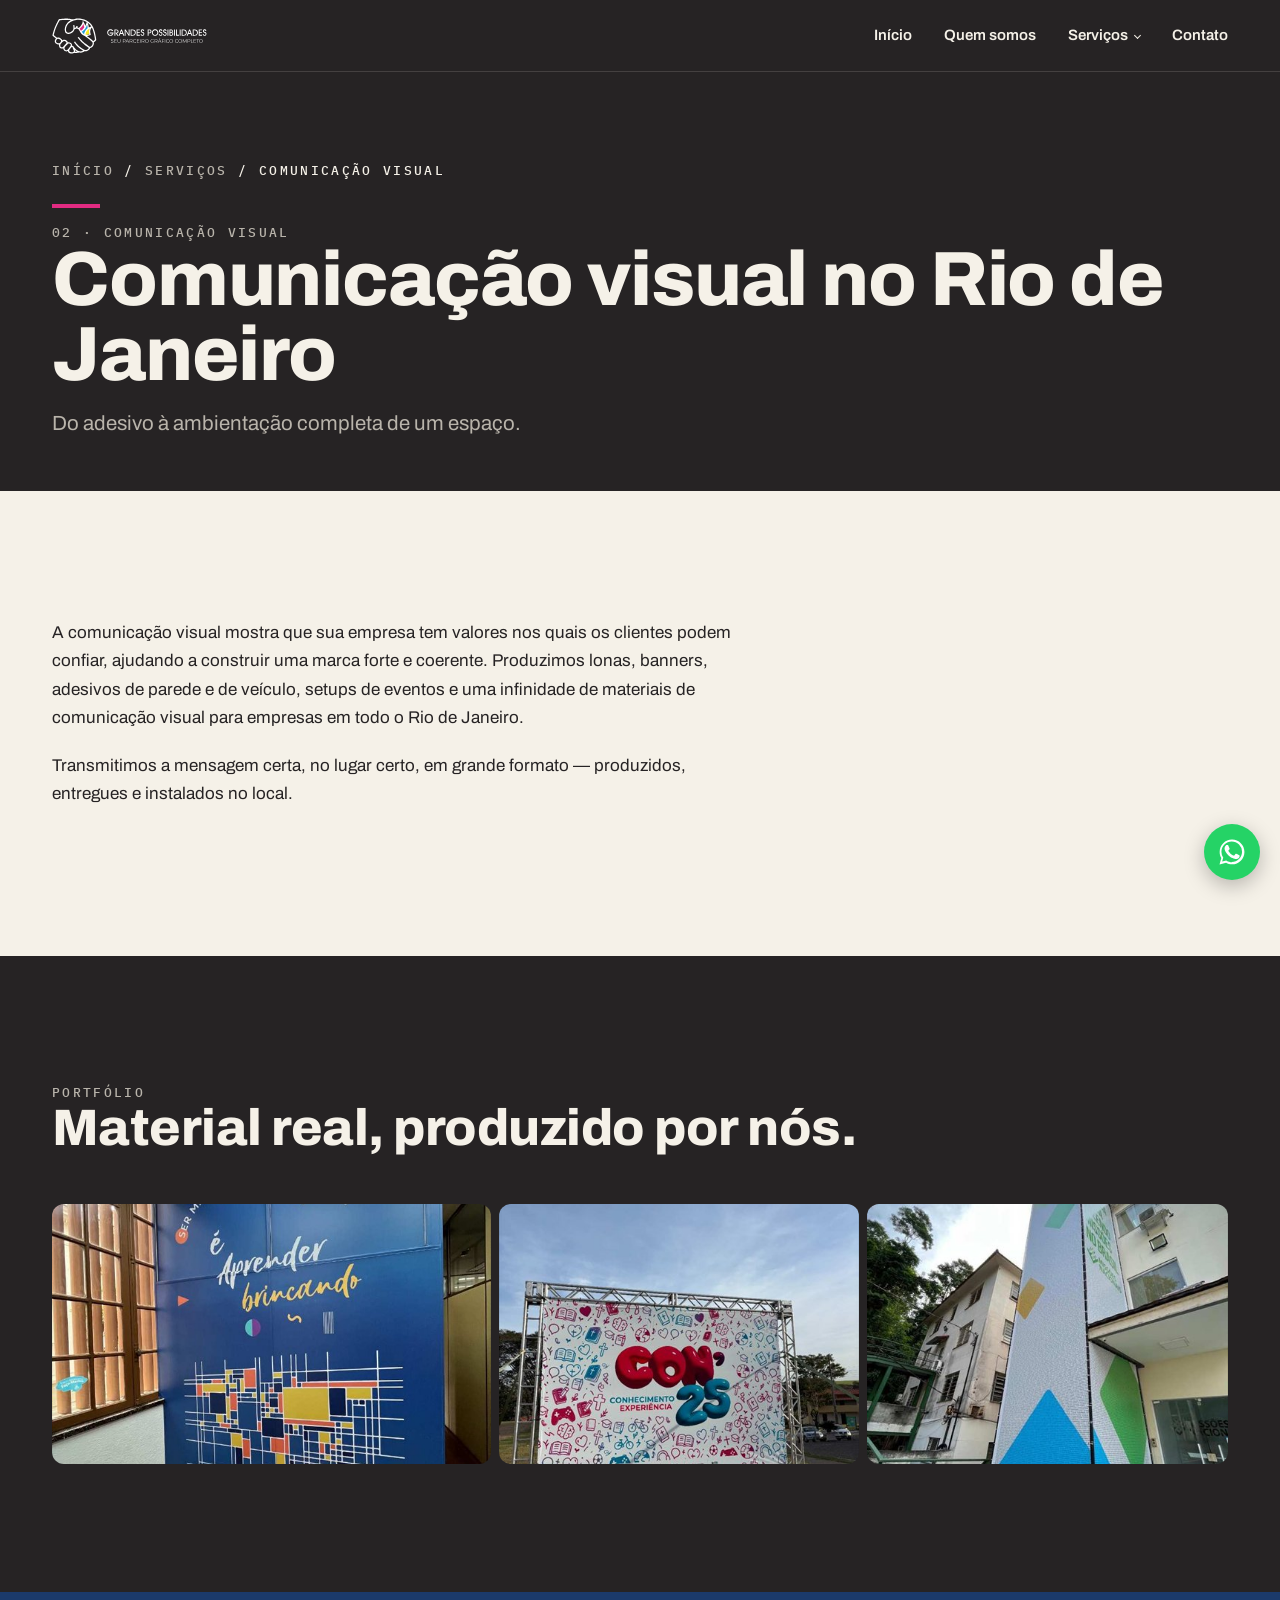
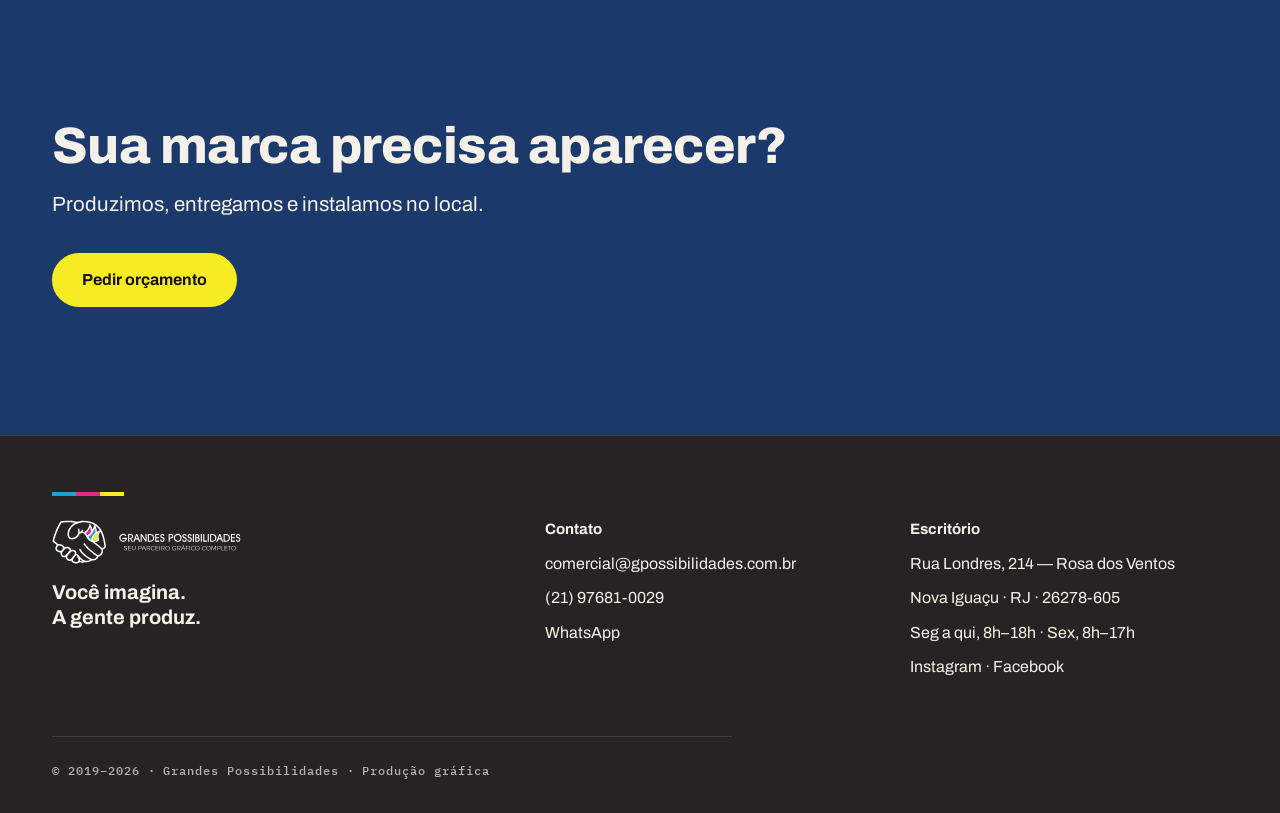
<file: comunicacao-visual.html>
<!DOCTYPE html>
<html lang="pt-BR">
<head>
<meta charset="utf-8">
<meta name="viewport" content="width=device-width, initial-scale=1">

<title>Comunicação Visual no Rio de Janeiro | Banner e Adesivo</title>
<meta name="description" content="Comunicação visual no RJ: banners, lonas, adesivos de parede e veículo, fachadas e setups para eventos. Fortaleça sua marca com material de qualidade. Peça um orçamento!">
<link rel="canonical" href="https://www.gpossibilidades.com.br/comunicacao-visual">

<meta property="og:type" content="website">
<meta property="og:site_name" content="Grandes Possibilidades">
<meta property="og:locale" content="pt_BR">
<meta property="og:title" content="Comunicação Visual no Rio de Janeiro | Banner e Adesivo">
<meta property="og:description" content="Comunicação visual no RJ: banners, lonas, adesivos de parede e veículo, fachadas e setups para eventos. Fortaleça sua marca com material de qualidade. Peça um orçamento!">
<meta property="og:url" content="https://www.gpossibilidades.com.br/comunicacao-visual">
<meta property="og:image" content="https://www.gpossibilidades.com.br/assets/img/producao/comunicacao-01.jpg">
<meta name="twitter:card" content="summary_large_image">

<link rel="icon" href="/favicon.ico" sizes="16x16 32x32 48x48">
<link rel="icon" href="/favicon.svg" type="image/svg+xml">
<link rel="icon" href="/assets/img/favicon-48.png" sizes="48x48" type="image/png">
<link rel="icon" href="/assets/img/favicon-192.png" sizes="192x192" type="image/png">
<link rel="apple-touch-icon" href="/assets/img/apple-touch-icon.png">
<link rel="preload" as="font" type="font/woff2" href="/assets/fontes/archivo-var-latin.woff2" crossorigin>
<link rel="stylesheet" href="/assets/css/style.css?v=202610232115">
</head>

<body>

<a class="sr-only" href="#conteudo">Ir para o conteúdo</a>

<header class="topo">
  <div class="container">
    <a class="marca" href="/" aria-label="Grandes Possibilidades — página inicial">
      <img src="/assets/img/logo-horizontal-branco.svg" alt="Grandes Possibilidades — seu parceiro gráfico completo" width="158" height="36">
    </a>
    <button class="menu-abrir" type="button" aria-expanded="false" aria-controls="menu">Menu</button>
    <nav class="nav" id="menu" aria-label="Menu principal">
      <ul>
        <li><a href="/">Início</a></li>
        <li><a href="/quem-somos">Quem somos</a></li>
        <li class="tem-sub">
          <a href="/servicos">Serviços</a>
          <ul class="submenu">
            <li><a href="/impressao-grafica">Impressão gráfica</a></li>
            <li><a href="/comunicacao-visual" aria-current="page">Comunicação visual</a></li>
            <li><a href="/brindes">Brindes</a></li>
          </ul>
        </li>
        <li><a href="/#contato">Contato</a></li>
      </ul>
    </nav>
  </div>
</header>

<main id="conteudo">

  <section class="capa-interna grafite">
    <div class="container">
      <p class="rotulo trilha"><a href="/">Início</a> / <a href="/servicos">Serviços</a> / Comunicação visual</p>
      <div class="traco traco--magenta"></div>
      <p class="rotulo rotulo--suave">02 · Comunicação visual</p>
      <h1>Comunicação visual no Rio de Janeiro</h1>
      <p class="lead">Do adesivo à ambientação completa de um espaço.</p>
    </div>
  </section>

  <section class="surge secao creme">
    <div class="container">
      <div class="medida">
        <p style="margin-bottom:20px">A comunicação visual mostra que sua empresa tem valores nos quais os clientes podem confiar, ajudando a construir uma marca forte e coerente. Produzimos lonas, banners, adesivos de parede e de veículo, setups de eventos e uma infinidade de materiais de comunicação visual para empresas em todo o Rio de Janeiro.</p>
        <p style="margin-bottom:20px">Transmitimos a mensagem certa, no lugar certo, em grande formato — produzidos, entregues e instalados no local.</p>
      </div>
    </div>
  </section>

  <section class="surge secao grafite" aria-label="Portfólio de comunicação visual">
    <div class="container">
      <p class="rotulo rotulo--suave">Portfólio</p>
      <h2>Material real, produzido por nós.</h2>
      <div class="galeria">
        <button type="button"><img src="/assets/img/producao/comunicacao-01-640.jpg" data-grande="/assets/img/producao/comunicacao-01.jpg" loading="lazy" alt="Adesivação de parede instalada em ambiente de escola"></button>
        <button type="button"><img src="/assets/img/producao/comunicacao-02-640.jpg" data-grande="/assets/img/producao/comunicacao-02.jpg" loading="lazy" alt="Painel de grande formato montado em estrutura para evento"></button>
        <button type="button"><img src="/assets/img/producao/comunicacao-03-640.jpg" data-grande="/assets/img/producao/comunicacao-03.jpg" loading="lazy" alt="Instalação de lona de grande formato com caminhão munck"></button>
      </div>
    </div>
  </section>

  <section class="surge secao azul">
    <div class="container">
      <h2>Sua marca precisa aparecer?</h2>
      <p class="lead" style="margin-top:16px">Produzimos, entregamos e instalamos no local.</p>
      <div style="margin-top:32px">
        <a class="botao botao--primario" href="https://wa.me/5521976810029?text=Ol%C3%A1!%20Gostaria%20de%20um%20or%C3%A7amento%20de%20comunica%C3%A7%C3%A3o%20visual." target="_blank" rel="noopener">Pedir orçamento</a>
      </div>
    </div>
  </section>

</main>

<footer class="rodape grafite">
  <div class="container">
    <div class="barra-cmyk" aria-hidden="true"><span></span><span></span><span></span></div>
    <div class="rodape-grid">
      <div>
        <img class="marca-rodape" src="/assets/img/logo-horizontal-branco.svg" alt="Grandes Possibilidades" width="192" height="44" loading="lazy">
        <p class="assinatura-pequena">Você imagina.<br>A gente produz.</p>
      </div>
      <div>
        <h3>Contato</h3>
        <ul>
          <li><a href="mailto:comercial@gpossibilidades.com.br">comercial@gpossibilidades.com.br</a></li>
          <li><a href="tel:+5521976810029">(21) 97681-0029</a></li>
          <li><a href="https://wa.me/5521976810029" target="_blank" rel="noopener">WhatsApp</a></li>
        </ul>
      </div>
      <div>
        <h3>Escritório</h3>
        <ul>
          <li>Rua Londres, 214 — Rosa dos Ventos</li>
          <li>Nova Iguaçu · RJ · 26278-605</li>
          <li>Seg a qui, 8h–18h · Sex, 8h–17h</li>
          <li><a href="https://www.instagram.com/gpossibilidades/" target="_blank" rel="noopener">Instagram</a> · <a href="https://www.facebook.com/gpossibilidades" target="_blank" rel="noopener">Facebook</a></li>
        </ul>
      </div>
    </div>
    <p class="legal">© 2019–<span data-ano>2026</span> · Grandes Possibilidades · Produção gráfica</p>
  </div>
</footer>

<a class="zap" href="https://wa.me/5521976810029?text=Ol%C3%A1!%20Gostaria%20de%20um%20or%C3%A7amento%20de%20comunica%C3%A7%C3%A3o%20visual." target="_blank" rel="noopener" aria-label="Falar no WhatsApp">
  <svg viewBox="0 0 24 24" aria-hidden="true"><path d="M17.47 14.38c-.3-.15-1.75-.86-2.02-.96-.27-.1-.47-.15-.67.15-.2.3-.77.96-.94 1.16-.17.2-.35.22-.64.07-.3-.15-1.25-.46-2.38-1.47-.88-.78-1.47-1.75-1.65-2.05-.17-.3-.02-.46.13-.6.13-.14.3-.35.45-.52.15-.17.2-.3.3-.5.1-.2.05-.37-.02-.52-.08-.15-.67-1.6-.92-2.2-.24-.58-.49-.5-.67-.51h-.57c-.2 0-.52.07-.79.37-.27.3-1.04 1.01-1.04 2.47s1.06 2.86 1.21 3.06c.15.2 2.1 3.2 5.08 4.49.71.3 1.26.49 1.69.63.71.22 1.36.19 1.87.12.57-.09 1.75-.72 2-1.41.25-.69.25-1.28.17-1.41-.07-.13-.27-.2-.57-.35zM12.04 2C6.58 2 2.13 6.45 2.13 11.91c0 1.75.46 3.45 1.32 4.95L2 22l5.25-1.38c1.45.79 3.08 1.21 4.79 1.21h.01c5.46 0 9.91-4.45 9.91-9.91C21.96 6.45 17.5 2 12.04 2zm0 18.15h-.01c-1.53 0-3.03-.41-4.34-1.19l-.31-.18-3.23.85.86-3.15-.2-.32a8.2 8.2 0 0 1-1.26-4.36c0-4.54 3.7-8.23 8.25-8.23 2.2 0 4.27.86 5.83 2.42a8.19 8.19 0 0 1 2.41 5.82c0 4.54-3.7 8.23-8.24 8.23z"/></svg>
</a>

<script src="/assets/js/main.js?v=202610232115"></script>
</body>
</html>
</file>
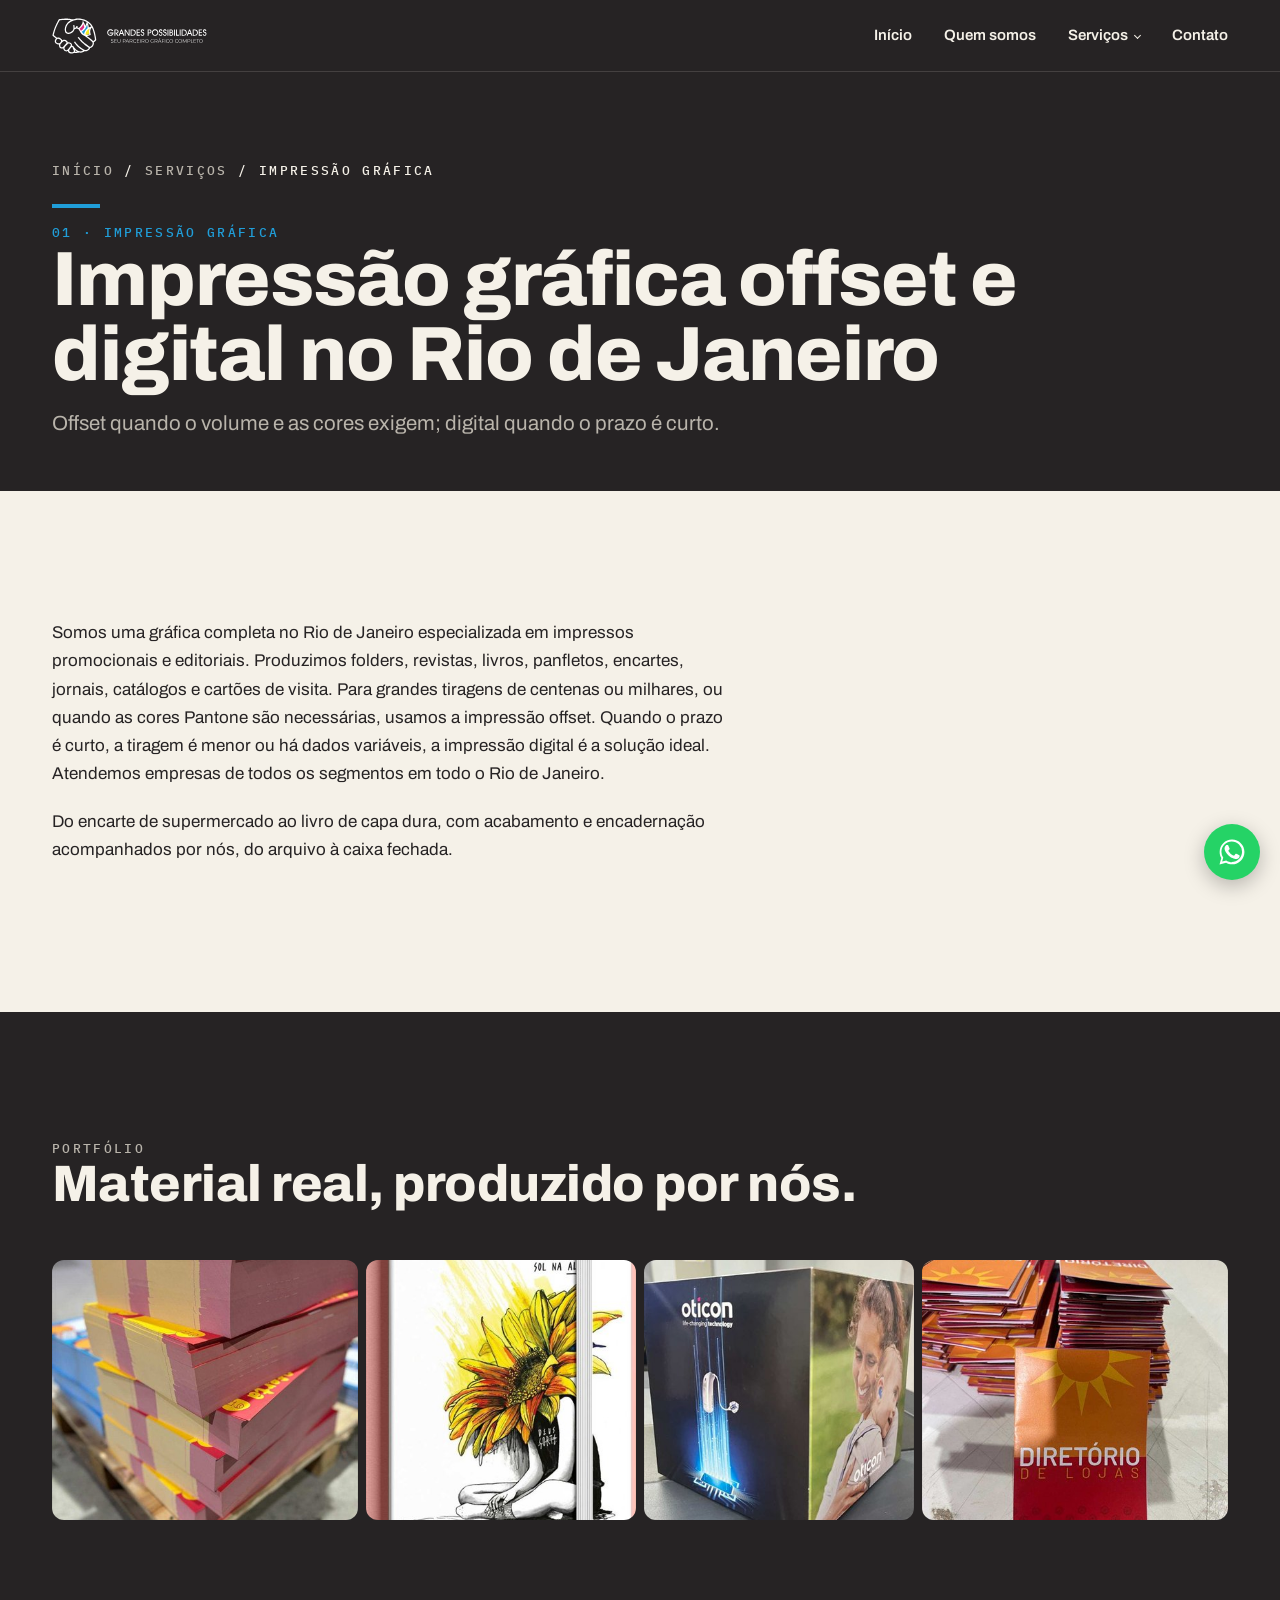
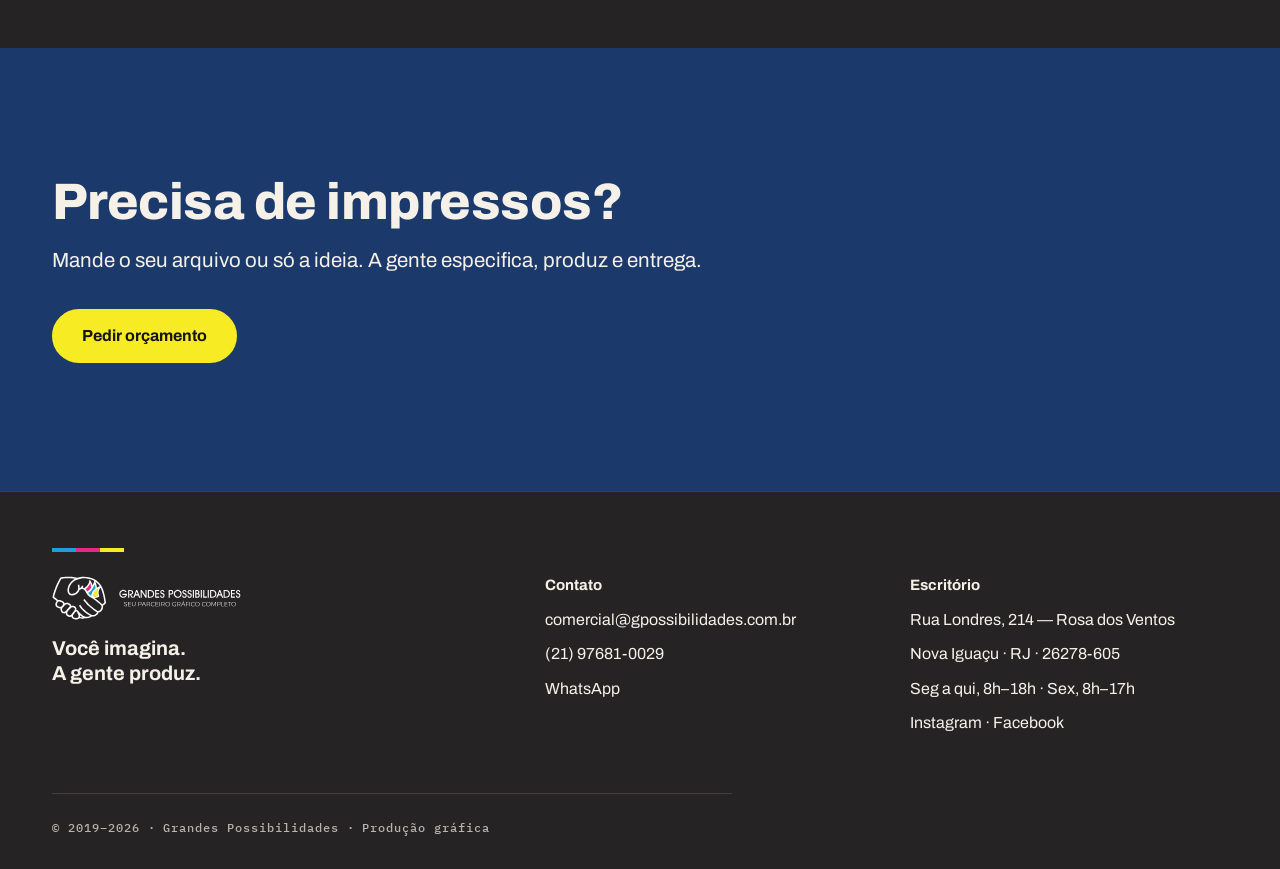
<file: impressao-grafica.html>
<!DOCTYPE html>
<html lang="pt-BR">
<head>
<meta charset="utf-8">
<meta name="viewport" content="width=device-width, initial-scale=1">

<title>Impressão Gráfica no Rio de Janeiro | Offset e Digital</title>
<meta name="description" content="Impressão offset e digital no RJ: folders, revistas, livros, panfletos, encartes, jornais e cartões. Grandes tiragens, cores Pantone e entrega rápida. Faça seu orçamento!">
<link rel="canonical" href="https://www.gpossibilidades.com.br/impressao-grafica">

<meta property="og:type" content="website">
<meta property="og:site_name" content="Grandes Possibilidades">
<meta property="og:locale" content="pt_BR">
<meta property="og:title" content="Impressão Gráfica no Rio de Janeiro | Offset e Digital">
<meta property="og:description" content="Impressão offset e digital no RJ: folders, revistas, livros, panfletos, encartes, jornais e cartões. Grandes tiragens, cores Pantone e entrega rápida. Faça seu orçamento!">
<meta property="og:url" content="https://www.gpossibilidades.com.br/impressao-grafica">
<meta property="og:image" content="https://www.gpossibilidades.com.br/assets/img/producao/impressao-01.jpg">
<meta name="twitter:card" content="summary_large_image">

<link rel="icon" href="/favicon.ico" sizes="16x16 32x32 48x48">
<link rel="icon" href="/favicon.svg" type="image/svg+xml">
<link rel="icon" href="/assets/img/favicon-48.png" sizes="48x48" type="image/png">
<link rel="icon" href="/assets/img/favicon-192.png" sizes="192x192" type="image/png">
<link rel="apple-touch-icon" href="/assets/img/apple-touch-icon.png">
<link rel="preload" as="font" type="font/woff2" href="/assets/fontes/archivo-var-latin.woff2" crossorigin>
<link rel="stylesheet" href="/assets/css/style.css?v=202610232115">
</head>

<body>

<a class="sr-only" href="#conteudo">Ir para o conteúdo</a>

<header class="topo">
  <div class="container">
    <a class="marca" href="/" aria-label="Grandes Possibilidades — página inicial">
      <img src="/assets/img/logo-horizontal-branco.svg" alt="Grandes Possibilidades — seu parceiro gráfico completo" width="158" height="36">
    </a>
    <button class="menu-abrir" type="button" aria-expanded="false" aria-controls="menu">Menu</button>
    <nav class="nav" id="menu" aria-label="Menu principal">
      <ul>
        <li><a href="/">Início</a></li>
        <li><a href="/quem-somos">Quem somos</a></li>
        <li class="tem-sub">
          <a href="/servicos">Serviços</a>
          <ul class="submenu">
            <li><a href="/impressao-grafica" aria-current="page">Impressão gráfica</a></li>
            <li><a href="/comunicacao-visual">Comunicação visual</a></li>
            <li><a href="/brindes">Brindes</a></li>
          </ul>
        </li>
        <li><a href="/#contato">Contato</a></li>
      </ul>
    </nav>
  </div>
</header>

<main id="conteudo">

  <section class="capa-interna grafite">
    <div class="container">
      <p class="rotulo trilha"><a href="/">Início</a> / <a href="/servicos">Serviços</a> / Impressão gráfica</p>
      <div class="traco traco--ciano"></div>
      <p class="rotulo rotulo--ciano">01 · Impressão gráfica</p>
      <h1>Impressão gráfica offset e digital no Rio de Janeiro</h1>
      <p class="lead">Offset quando o volume e as cores exigem; digital quando o prazo é curto.</p>
    </div>
  </section>

  <section class="surge secao creme">
    <div class="container">
      <div class="medida">
        <p style="margin-bottom:20px">Somos uma gráfica completa no Rio de Janeiro especializada em impressos promocionais e editoriais. Produzimos folders, revistas, livros, panfletos, encartes, jornais, catálogos e cartões de visita. Para grandes tiragens de centenas ou milhares, ou quando as cores Pantone são necessárias, usamos a impressão offset. Quando o prazo é curto, a tiragem é menor ou há dados variáveis, a impressão digital é a solução ideal. Atendemos empresas de todos os segmentos em todo o Rio de Janeiro.</p>
        <p style="margin-bottom:20px">Do encarte de supermercado ao livro de capa dura, com acabamento e encadernação acompanhados por nós, do arquivo à caixa fechada.</p>
      </div>
    </div>
  </section>

  <section class="surge secao grafite" aria-label="Portfólio de impressão gráfica">
    <div class="container">
      <p class="rotulo rotulo--suave">Portfólio</p>
      <h2>Material real, produzido por nós.</h2>
      <div class="galeria">
        <button type="button"><img src="/assets/img/producao/impressao-01-640.jpg" data-grande="/assets/img/producao/impressao-01.jpg" loading="lazy" alt="Encartes impressos em offset empilhados após o corte"></button>
        <button type="button"><img src="/assets/img/producao/impressao-02-640.jpg" data-grande="/assets/img/producao/impressao-02.jpg" loading="lazy" alt="Agenda de capa dura com ilustração impressa em quatro cores"></button>
        <button type="button"><img src="/assets/img/producao/impressao-03-640.jpg" data-grande="/assets/img/producao/impressao-03.jpg" loading="lazy" alt="Cubo de papel impresso em quatro cores para ponto de venda"></button>
        <button type="button"><img src="/assets/img/producao/impressao-04-640.jpg" data-grande="/assets/img/producao/impressao-04.jpg" loading="lazy" alt="Folder do diretório de lojas impresso em quatro cores"></button>
      </div>
    </div>
  </section>

  <section class="surge secao azul">
    <div class="container">
      <h2>Precisa de impressos?</h2>
      <p class="lead" style="margin-top:16px">Mande o seu arquivo ou só a ideia. A gente especifica, produz e entrega.</p>
      <div style="margin-top:32px">
        <a class="botao botao--primario" href="https://wa.me/5521976810029?text=Ol%C3%A1!%20Gostaria%20de%20um%20or%C3%A7amento%20de%20impressos." target="_blank" rel="noopener">Pedir orçamento</a>
      </div>
    </div>
  </section>

</main>

<footer class="rodape grafite">
  <div class="container">
    <div class="barra-cmyk" aria-hidden="true"><span></span><span></span><span></span></div>
    <div class="rodape-grid">
      <div>
        <img class="marca-rodape" src="/assets/img/logo-horizontal-branco.svg" alt="Grandes Possibilidades" width="192" height="44" loading="lazy">
        <p class="assinatura-pequena">Você imagina.<br>A gente produz.</p>
      </div>
      <div>
        <h3>Contato</h3>
        <ul>
          <li><a href="mailto:comercial@gpossibilidades.com.br">comercial@gpossibilidades.com.br</a></li>
          <li><a href="tel:+5521976810029">(21) 97681-0029</a></li>
          <li><a href="https://wa.me/5521976810029" target="_blank" rel="noopener">WhatsApp</a></li>
        </ul>
      </div>
      <div>
        <h3>Escritório</h3>
        <ul>
          <li>Rua Londres, 214 — Rosa dos Ventos</li>
          <li>Nova Iguaçu · RJ · 26278-605</li>
          <li>Seg a qui, 8h–18h · Sex, 8h–17h</li>
          <li><a href="https://www.instagram.com/gpossibilidades/" target="_blank" rel="noopener">Instagram</a> · <a href="https://www.facebook.com/gpossibilidades" target="_blank" rel="noopener">Facebook</a></li>
        </ul>
      </div>
    </div>
    <p class="legal">© 2019–<span data-ano>2026</span> · Grandes Possibilidades · Produção gráfica</p>
  </div>
</footer>

<a class="zap" href="https://wa.me/5521976810029?text=Ol%C3%A1!%20Gostaria%20de%20um%20or%C3%A7amento%20de%20impressos." target="_blank" rel="noopener" aria-label="Falar no WhatsApp">
  <svg viewBox="0 0 24 24" aria-hidden="true"><path d="M17.47 14.38c-.3-.15-1.75-.86-2.02-.96-.27-.1-.47-.15-.67.15-.2.3-.77.96-.94 1.16-.17.2-.35.22-.64.07-.3-.15-1.25-.46-2.38-1.47-.88-.78-1.47-1.75-1.65-2.05-.17-.3-.02-.46.13-.6.13-.14.3-.35.45-.52.15-.17.2-.3.3-.5.1-.2.05-.37-.02-.52-.08-.15-.67-1.6-.92-2.2-.24-.58-.49-.5-.67-.51h-.57c-.2 0-.52.07-.79.37-.27.3-1.04 1.01-1.04 2.47s1.06 2.86 1.21 3.06c.15.2 2.1 3.2 5.08 4.49.71.3 1.26.49 1.69.63.71.22 1.36.19 1.87.12.57-.09 1.75-.72 2-1.41.25-.69.25-1.28.17-1.41-.07-.13-.27-.2-.57-.35zM12.04 2C6.58 2 2.13 6.45 2.13 11.91c0 1.75.46 3.45 1.32 4.95L2 22l5.25-1.38c1.45.79 3.08 1.21 4.79 1.21h.01c5.46 0 9.91-4.45 9.91-9.91C21.96 6.45 17.5 2 12.04 2zm0 18.15h-.01c-1.53 0-3.03-.41-4.34-1.19l-.31-.18-3.23.85.86-3.15-.2-.32a8.2 8.2 0 0 1-1.26-4.36c0-4.54 3.7-8.23 8.25-8.23 2.2 0 4.27.86 5.83 2.42a8.19 8.19 0 0 1 2.41 5.82c0 4.54-3.7 8.23-8.24 8.23z"/></svg>
</a>

<script src="/assets/js/main.js?v=202610232115"></script>
</body>
</html>
</file>
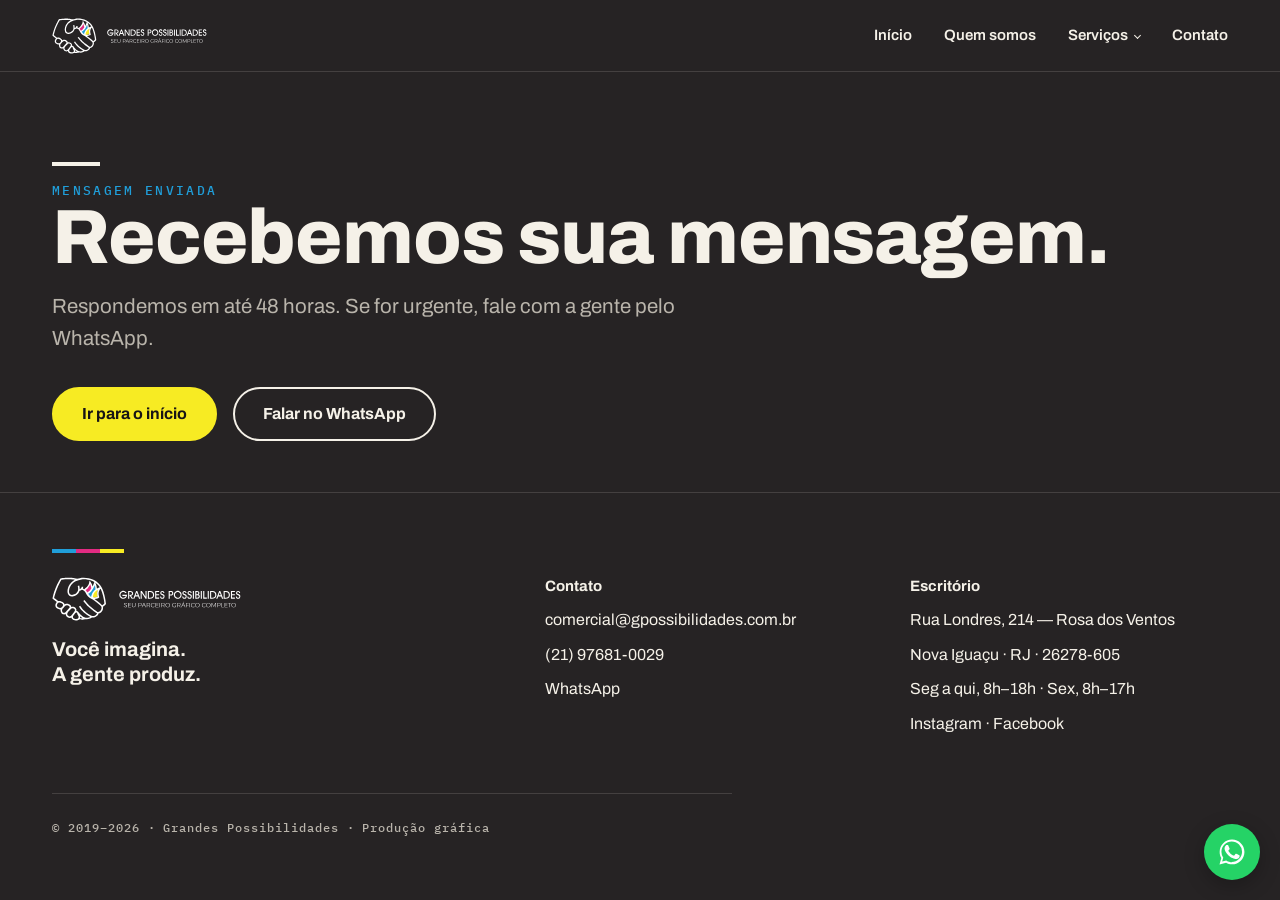
<file: obrigado.html>
<!DOCTYPE html>
<html lang="pt-BR">
<head>
<meta charset="utf-8">
<meta name="viewport" content="width=device-width, initial-scale=1">

<title>Mensagem recebida | Grandes Possibilidades</title>
<meta name="description" content="Recebemos sua mensagem. Respondemos em até 48 horas.">
<meta name="robots" content="noindex">
<link rel="canonical" href="https://www.gpossibilidades.com.br/">

<meta property="og:type" content="website">
<meta property="og:site_name" content="Grandes Possibilidades">
<meta property="og:locale" content="pt_BR">
<meta property="og:title" content="Mensagem recebida | Grandes Possibilidades">
<meta property="og:description" content="Recebemos sua mensagem.">
<meta property="og:url" content="https://www.gpossibilidades.com.br/">
<meta property="og:image" content="https://www.gpossibilidades.com.br/assets/img/producao/impressao-01.jpg">
<meta name="twitter:card" content="summary_large_image">

<link rel="icon" href="/favicon.ico" sizes="16x16 32x32 48x48">
<link rel="icon" href="/favicon.svg" type="image/svg+xml">
<link rel="icon" href="/assets/img/favicon-48.png" sizes="48x48" type="image/png">
<link rel="icon" href="/assets/img/favicon-192.png" sizes="192x192" type="image/png">
<link rel="apple-touch-icon" href="/assets/img/apple-touch-icon.png">
<link rel="preload" as="font" type="font/woff2" href="/assets/fontes/archivo-var-latin.woff2" crossorigin>
<link rel="stylesheet" href="/assets/css/style.css?v=202610232115">
</head>

<body>

<a class="sr-only" href="#conteudo">Ir para o conteúdo</a>

<header class="topo">
  <div class="container">
    <a class="marca" href="/" aria-label="Grandes Possibilidades — página inicial">
      <img src="/assets/img/logo-horizontal-branco.svg" alt="Grandes Possibilidades — seu parceiro gráfico completo" width="158" height="36">
    </a>
    <button class="menu-abrir" type="button" aria-expanded="false" aria-controls="menu">Menu</button>
    <nav class="nav" id="menu" aria-label="Menu principal">
      <ul>
        <li><a href="/">Início</a></li>
        <li><a href="/quem-somos">Quem somos</a></li>
        <li class="tem-sub">
          <a href="/servicos">Serviços</a>
          <ul class="submenu">
            <li><a href="/impressao-grafica">Impressão gráfica</a></li>
            <li><a href="/comunicacao-visual">Comunicação visual</a></li>
            <li><a href="/brindes">Brindes</a></li>
          </ul>
        </li>
        <li><a href="/#contato">Contato</a></li>
      </ul>
    </nav>
  </div>
</header>

<main id="conteudo">
  <section class="capa-interna grafite">
    <div class="container">
      <div class="traco traco--creme"></div>
      <p class="rotulo rotulo--ciano">Mensagem enviada</p>
      <h1>Recebemos sua mensagem.</h1>
      <p class="lead">Respondemos em até 48 horas. Se for urgente, fale com a gente pelo WhatsApp.</p>
      <div style="display:flex;gap:16px;flex-wrap:wrap;margin-top:32px">
        <a class="botao botao--primario" href="/">Ir para o início</a>
        <a class="botao botao--secundario" href="https://wa.me/5521976810029" target="_blank" rel="noopener">Falar no WhatsApp</a>
      </div>
    </div>
  </section>
</main>

<footer class="rodape grafite">
  <div class="container">
    <div class="barra-cmyk" aria-hidden="true"><span></span><span></span><span></span></div>
    <div class="rodape-grid">
      <div>
        <img class="marca-rodape" src="/assets/img/logo-horizontal-branco.svg" alt="Grandes Possibilidades" width="192" height="44" loading="lazy">
        <p class="assinatura-pequena">Você imagina.<br>A gente produz.</p>
      </div>
      <div>
        <h3>Contato</h3>
        <ul>
          <li><a href="mailto:comercial@gpossibilidades.com.br">comercial@gpossibilidades.com.br</a></li>
          <li><a href="tel:+5521976810029">(21) 97681-0029</a></li>
          <li><a href="https://wa.me/5521976810029" target="_blank" rel="noopener">WhatsApp</a></li>
        </ul>
      </div>
      <div>
        <h3>Escritório</h3>
        <ul>
          <li>Rua Londres, 214 — Rosa dos Ventos</li>
          <li>Nova Iguaçu · RJ · 26278-605</li>
          <li>Seg a qui, 8h–18h · Sex, 8h–17h</li>
          <li><a href="https://www.instagram.com/gpossibilidades/" target="_blank" rel="noopener">Instagram</a> · <a href="https://www.facebook.com/gpossibilidades" target="_blank" rel="noopener">Facebook</a></li>
        </ul>
      </div>
    </div>
    <p class="legal">© 2019–<span data-ano>2026</span> · Grandes Possibilidades · Produção gráfica</p>
  </div>
</footer>

<a class="zap" href="https://wa.me/5521976810029?text=Ol%C3%A1!%20Gostaria%20de%20um%20or%C3%A7amento." target="_blank" rel="noopener" aria-label="Falar no WhatsApp">
  <svg viewBox="0 0 24 24" aria-hidden="true"><path d="M17.47 14.38c-.3-.15-1.75-.86-2.02-.96-.27-.1-.47-.15-.67.15-.2.3-.77.96-.94 1.16-.17.2-.35.22-.64.07-.3-.15-1.25-.46-2.38-1.47-.88-.78-1.47-1.75-1.65-2.05-.17-.3-.02-.46.13-.6.13-.14.3-.35.45-.52.15-.17.2-.3.3-.5.1-.2.05-.37-.02-.52-.08-.15-.67-1.6-.92-2.2-.24-.58-.49-.5-.67-.51h-.57c-.2 0-.52.07-.79.37-.27.3-1.04 1.01-1.04 2.47s1.06 2.86 1.21 3.06c.15.2 2.1 3.2 5.08 4.49.71.3 1.26.49 1.69.63.71.22 1.36.19 1.87.12.57-.09 1.75-.72 2-1.41.25-.69.25-1.28.17-1.41-.07-.13-.27-.2-.57-.35zM12.04 2C6.58 2 2.13 6.45 2.13 11.91c0 1.75.46 3.45 1.32 4.95L2 22l5.25-1.38c1.45.79 3.08 1.21 4.79 1.21h.01c5.46 0 9.91-4.45 9.91-9.91C21.96 6.45 17.5 2 12.04 2zm0 18.15h-.01c-1.53 0-3.03-.41-4.34-1.19l-.31-.18-3.23.85.86-3.15-.2-.32a8.2 8.2 0 0 1-1.26-4.36c0-4.54 3.7-8.23 8.25-8.23 2.2 0 4.27.86 5.83 2.42a8.19 8.19 0 0 1 2.41 5.82c0 4.54-3.7 8.23-8.24 8.23z"/></svg>
</a>

<script src="/assets/js/main.js?v=202610232115"></script>
</body>
</html>
</file>
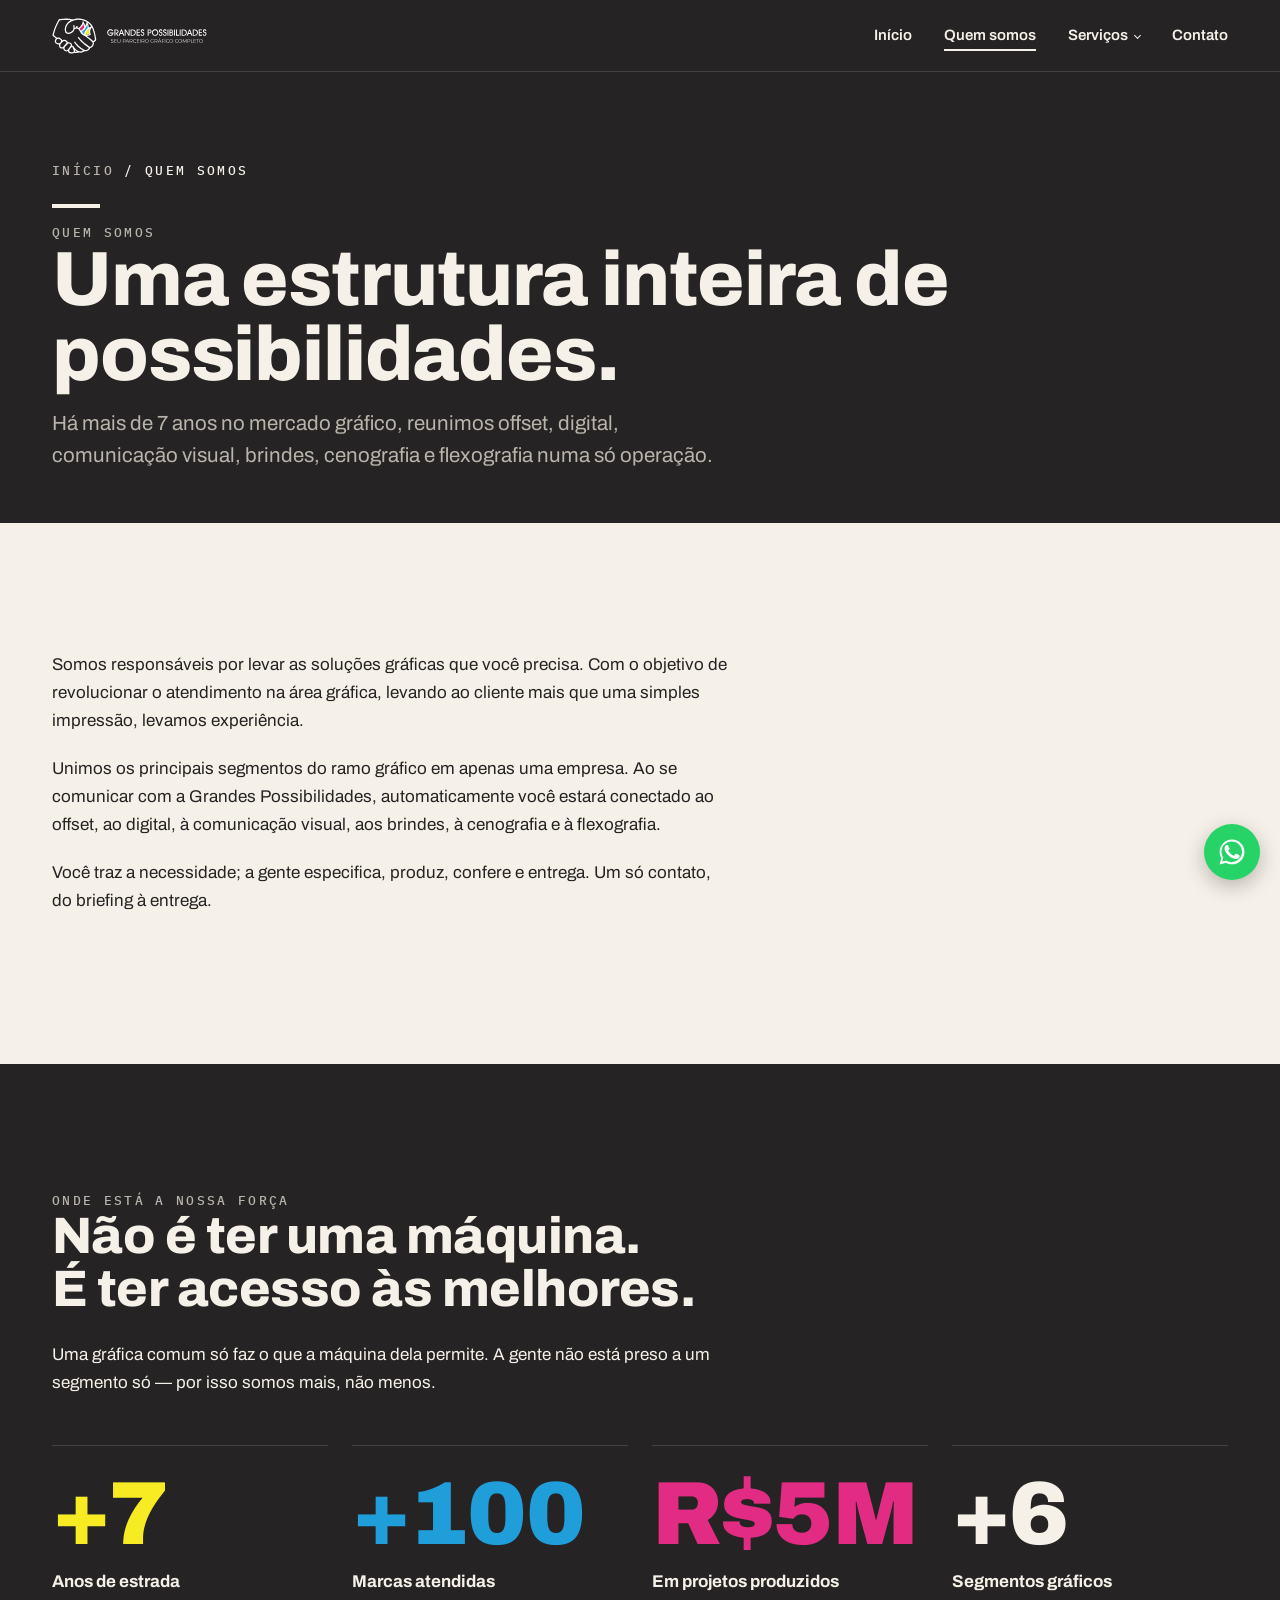
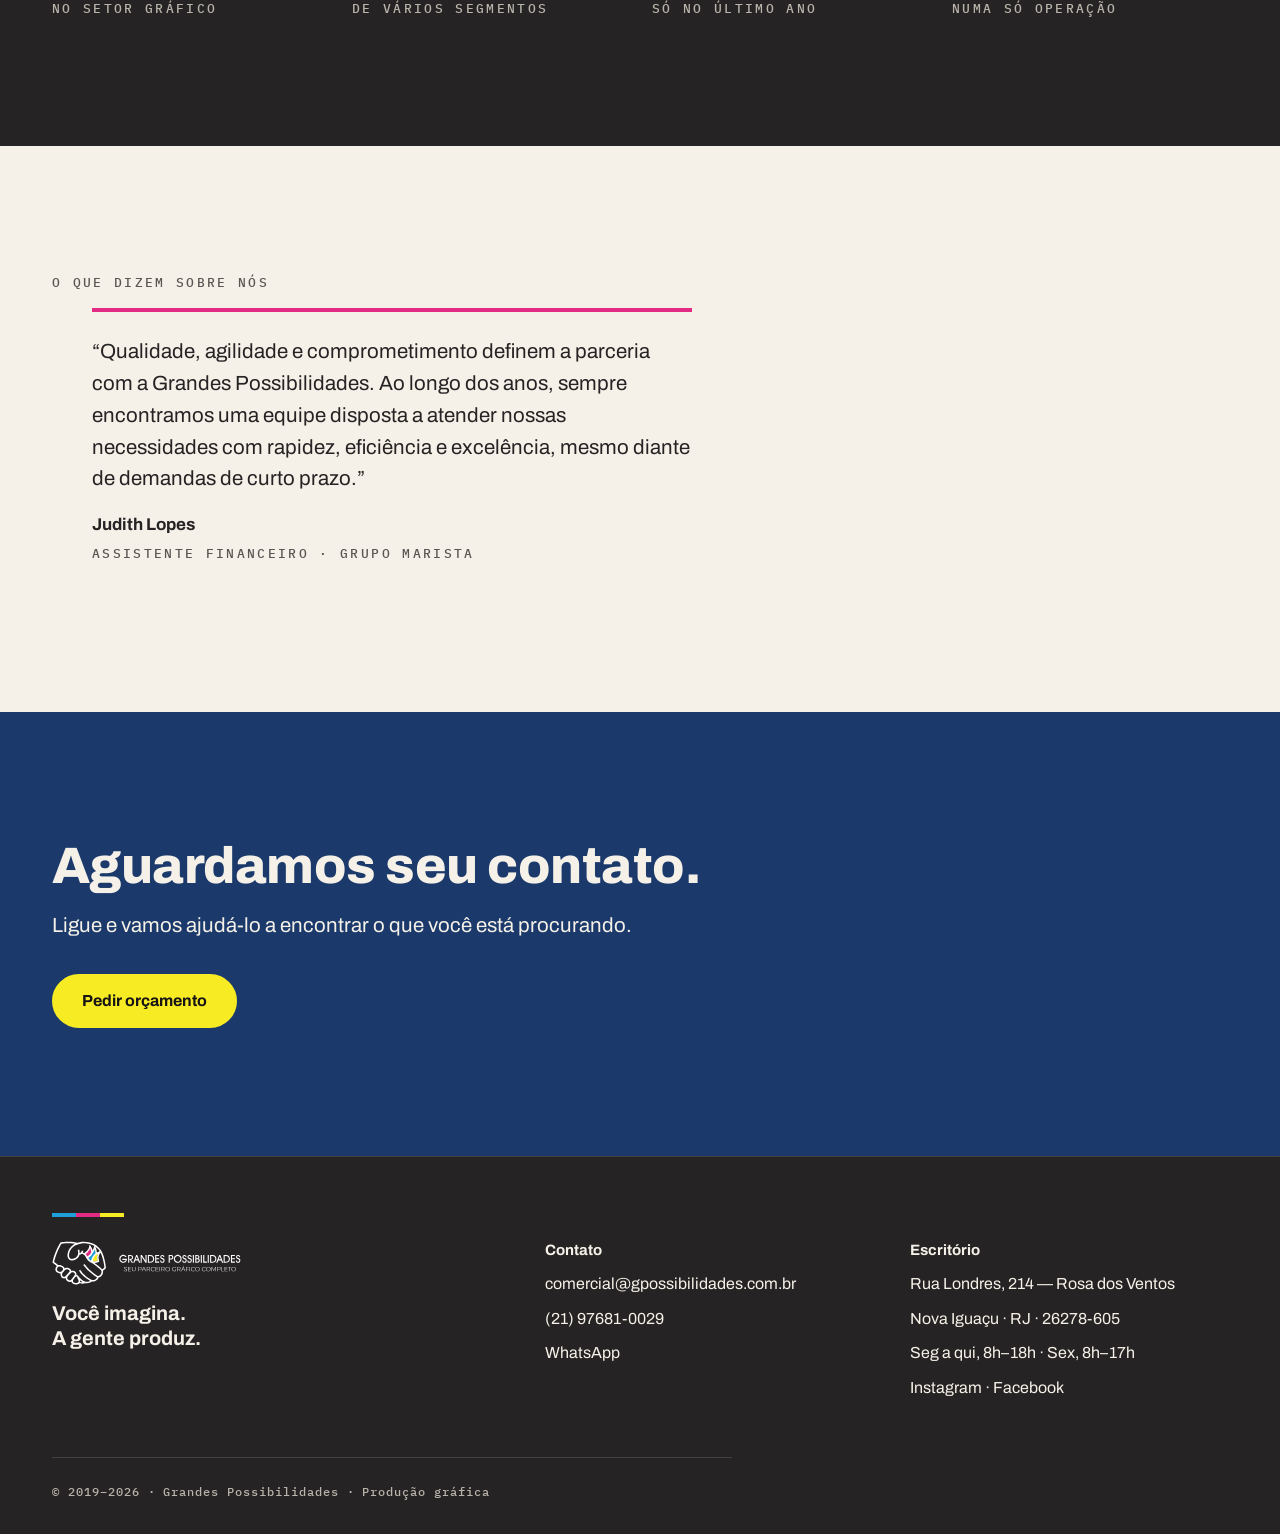
<file: quem-somos.html>
<!DOCTYPE html>
<html lang="pt-BR">
<head>
<meta charset="utf-8">
<meta name="viewport" content="width=device-width, initial-scale=1">

<title>Quem Somos | Gráfica no Rio de Janeiro</title>
<meta name="description" content="Produtora gráfica no Rio de Janeiro desde 2019. Reunimos offset, digital, comunicação visual, brindes, cenografia e flexografia numa só operação.">
<link rel="canonical" href="https://www.gpossibilidades.com.br/quem-somos">

<meta property="og:type" content="website">
<meta property="og:site_name" content="Grandes Possibilidades">
<meta property="og:locale" content="pt_BR">
<meta property="og:title" content="Quem Somos | Gráfica no Rio de Janeiro">
<meta property="og:description" content="Produtora gráfica no Rio de Janeiro desde 2019. Reunimos offset, digital, comunicação visual, brindes, cenografia e flexografia numa só operação.">
<meta property="og:url" content="https://www.gpossibilidades.com.br/quem-somos">
<meta property="og:image" content="https://www.gpossibilidades.com.br/assets/img/producao/impressao-01.jpg">
<meta name="twitter:card" content="summary_large_image">

<link rel="icon" href="/favicon.ico" sizes="16x16 32x32 48x48">
<link rel="icon" href="/favicon.svg" type="image/svg+xml">
<link rel="icon" href="/assets/img/favicon-48.png" sizes="48x48" type="image/png">
<link rel="icon" href="/assets/img/favicon-192.png" sizes="192x192" type="image/png">
<link rel="apple-touch-icon" href="/assets/img/apple-touch-icon.png">
<link rel="preload" as="font" type="font/woff2" href="/assets/fontes/archivo-var-latin.woff2" crossorigin>
<link rel="stylesheet" href="/assets/css/style.css?v=202610232115">
</head>

<body>

<a class="sr-only" href="#conteudo">Ir para o conteúdo</a>

<header class="topo">
  <div class="container">
    <a class="marca" href="/" aria-label="Grandes Possibilidades — página inicial">
      <img src="/assets/img/logo-horizontal-branco.svg" alt="Grandes Possibilidades — seu parceiro gráfico completo" width="158" height="36">
    </a>
    <button class="menu-abrir" type="button" aria-expanded="false" aria-controls="menu">Menu</button>
    <nav class="nav" id="menu" aria-label="Menu principal">
      <ul>
        <li><a href="/">Início</a></li>
        <li><a href="/quem-somos" aria-current="page">Quem somos</a></li>
        <li class="tem-sub">
          <a href="/servicos">Serviços</a>
          <ul class="submenu">
            <li><a href="/impressao-grafica">Impressão gráfica</a></li>
            <li><a href="/comunicacao-visual">Comunicação visual</a></li>
            <li><a href="/brindes">Brindes</a></li>
          </ul>
        </li>
        <li><a href="/#contato">Contato</a></li>
      </ul>
    </nav>
  </div>
</header>

<main id="conteudo">

  <section class="capa-interna grafite">
    <div class="container">
      <p class="rotulo trilha"><a href="/">Início</a> / Quem somos</p>
      <div class="traco traco--creme"></div>
      <p class="rotulo rotulo--suave">Quem somos</p>
      <h1>Uma estrutura inteira de possibilidades.</h1>
      <p class="lead">Há mais de 7 anos no mercado gráfico, reunimos offset, digital, comunicação visual, brindes, cenografia e flexografia numa só operação.</p>
    </div>
  </section>

  <section class="surge secao creme">
    <div class="container">
      <div class="medida">
        <p style="margin-bottom:20px">Somos responsáveis por levar as soluções gráficas que você precisa. Com o objetivo de revolucionar o atendimento na área gráfica, levando ao cliente mais que uma simples impressão, levamos experiência.</p>
        <p style="margin-bottom:20px">Unimos os principais segmentos do ramo gráfico em apenas uma empresa. Ao se comunicar com a Grandes Possibilidades, automaticamente você estará conectado ao offset, ao digital, à comunicação visual, aos brindes, à cenografia e à flexografia.</p>
        <p style="margin-bottom:20px">Você traz a necessidade; a gente especifica, produz, confere e entrega. Um só contato, do briefing à entrega.</p>
      </div>
    </div>
  </section>

  <section class="surge secao grafite" aria-label="Nossa força">
    <div class="container">
      <p class="rotulo rotulo--suave">Onde está a nossa força</p>
      <h2>Não é ter uma máquina.<br>É ter acesso às melhores.</h2>
      <div class="medida" style="margin-top:24px">
        <p>Uma gráfica comum só faz o que a máquina dela permite. A gente não está preso a um segmento só — por isso somos mais, não menos.</p>
      </div>
      <div class="numeros">
        <div><span class="numero destaque-amarelo">+7</span><span class="titulo">Anos de estrada</span><span class="rotulo rotulo--suave">no setor gráfico</span></div>
        <div><span class="numero destaque-ciano">+100</span><span class="titulo">Marcas atendidas</span><span class="rotulo rotulo--suave">de vários segmentos</span></div>
        <div><span class="numero destaque-magenta">R$5M</span><span class="titulo">Em projetos produzidos</span><span class="rotulo rotulo--suave">só no último ano</span></div>
        <div><span class="numero">+6</span><span class="titulo">Segmentos gráficos</span><span class="rotulo rotulo--suave">numa só operação</span></div>
      </div>
    </div>
  </section>

  <section class="surge secao creme" aria-label="Depoimento">
    <div class="container">
      <div class="medida">
        <p class="rotulo rotulo--suave">O que dizem sobre nós</p>
        <blockquote style="border-top:4px solid var(--magenta);padding-top:24px;margin-top:16px">
          <p style="font-size:var(--t-lead);line-height:1.55;margin-bottom:16px">“Qualidade, agilidade e comprometimento definem a parceria com a Grandes Possibilidades. Ao longo dos anos, sempre encontramos uma equipe disposta a atender nossas necessidades com rapidez, eficiência e excelência, mesmo diante de demandas de curto prazo.”</p>
          <cite style="font-style:normal;font-weight:700;display:block">Judith Lopes</cite>
          <span class="rotulo rotulo--suave">Assistente Financeiro · Grupo Marista</span>
        </blockquote>
      </div>
    </div>
  </section>

  <section class="surge secao azul">
    <div class="container">
      <h2>Aguardamos seu contato.</h2>
      <p class="lead" style="margin-top:16px">Ligue e vamos ajudá-lo a encontrar o que você está procurando.</p>
      <div style="margin-top:32px">
        <a class="botao botao--primario" href="https://wa.me/5521976810029?text=Ol%C3%A1!%20Gostaria%20de%20um%20or%C3%A7amento." target="_blank" rel="noopener">Pedir orçamento</a>
      </div>
    </div>
  </section>

</main>

<footer class="rodape grafite">
  <div class="container">
    <div class="barra-cmyk" aria-hidden="true"><span></span><span></span><span></span></div>
    <div class="rodape-grid">
      <div>
        <img class="marca-rodape" src="/assets/img/logo-horizontal-branco.svg" alt="Grandes Possibilidades" width="192" height="44" loading="lazy">
        <p class="assinatura-pequena">Você imagina.<br>A gente produz.</p>
      </div>
      <div>
        <h3>Contato</h3>
        <ul>
          <li><a href="mailto:comercial@gpossibilidades.com.br">comercial@gpossibilidades.com.br</a></li>
          <li><a href="tel:+5521976810029">(21) 97681-0029</a></li>
          <li><a href="https://wa.me/5521976810029" target="_blank" rel="noopener">WhatsApp</a></li>
        </ul>
      </div>
      <div>
        <h3>Escritório</h3>
        <ul>
          <li>Rua Londres, 214 — Rosa dos Ventos</li>
          <li>Nova Iguaçu · RJ · 26278-605</li>
          <li>Seg a qui, 8h–18h · Sex, 8h–17h</li>
          <li><a href="https://www.instagram.com/gpossibilidades/" target="_blank" rel="noopener">Instagram</a> · <a href="https://www.facebook.com/gpossibilidades" target="_blank" rel="noopener">Facebook</a></li>
        </ul>
      </div>
    </div>
    <p class="legal">© 2019–<span data-ano>2026</span> · Grandes Possibilidades · Produção gráfica</p>
  </div>
</footer>

<a class="zap" href="https://wa.me/5521976810029?text=Ol%C3%A1!%20Gostaria%20de%20um%20or%C3%A7amento." target="_blank" rel="noopener" aria-label="Falar no WhatsApp">
  <svg viewBox="0 0 24 24" aria-hidden="true"><path d="M17.47 14.38c-.3-.15-1.75-.86-2.02-.96-.27-.1-.47-.15-.67.15-.2.3-.77.96-.94 1.16-.17.2-.35.22-.64.07-.3-.15-1.25-.46-2.38-1.47-.88-.78-1.47-1.75-1.65-2.05-.17-.3-.02-.46.13-.6.13-.14.3-.35.45-.52.15-.17.2-.3.3-.5.1-.2.05-.37-.02-.52-.08-.15-.67-1.6-.92-2.2-.24-.58-.49-.5-.67-.51h-.57c-.2 0-.52.07-.79.37-.27.3-1.04 1.01-1.04 2.47s1.06 2.86 1.21 3.06c.15.2 2.1 3.2 5.08 4.49.71.3 1.26.49 1.69.63.71.22 1.36.19 1.87.12.57-.09 1.75-.72 2-1.41.25-.69.25-1.28.17-1.41-.07-.13-.27-.2-.57-.35zM12.04 2C6.58 2 2.13 6.45 2.13 11.91c0 1.75.46 3.45 1.32 4.95L2 22l5.25-1.38c1.45.79 3.08 1.21 4.79 1.21h.01c5.46 0 9.91-4.45 9.91-9.91C21.96 6.45 17.5 2 12.04 2zm0 18.15h-.01c-1.53 0-3.03-.41-4.34-1.19l-.31-.18-3.23.85.86-3.15-.2-.32a8.2 8.2 0 0 1-1.26-4.36c0-4.54 3.7-8.23 8.25-8.23 2.2 0 4.27.86 5.83 2.42a8.19 8.19 0 0 1 2.41 5.82c0 4.54-3.7 8.23-8.24 8.23z"/></svg>
</a>

<script src="/assets/js/main.js?v=202610232115"></script>
</body>
</html>
</file>
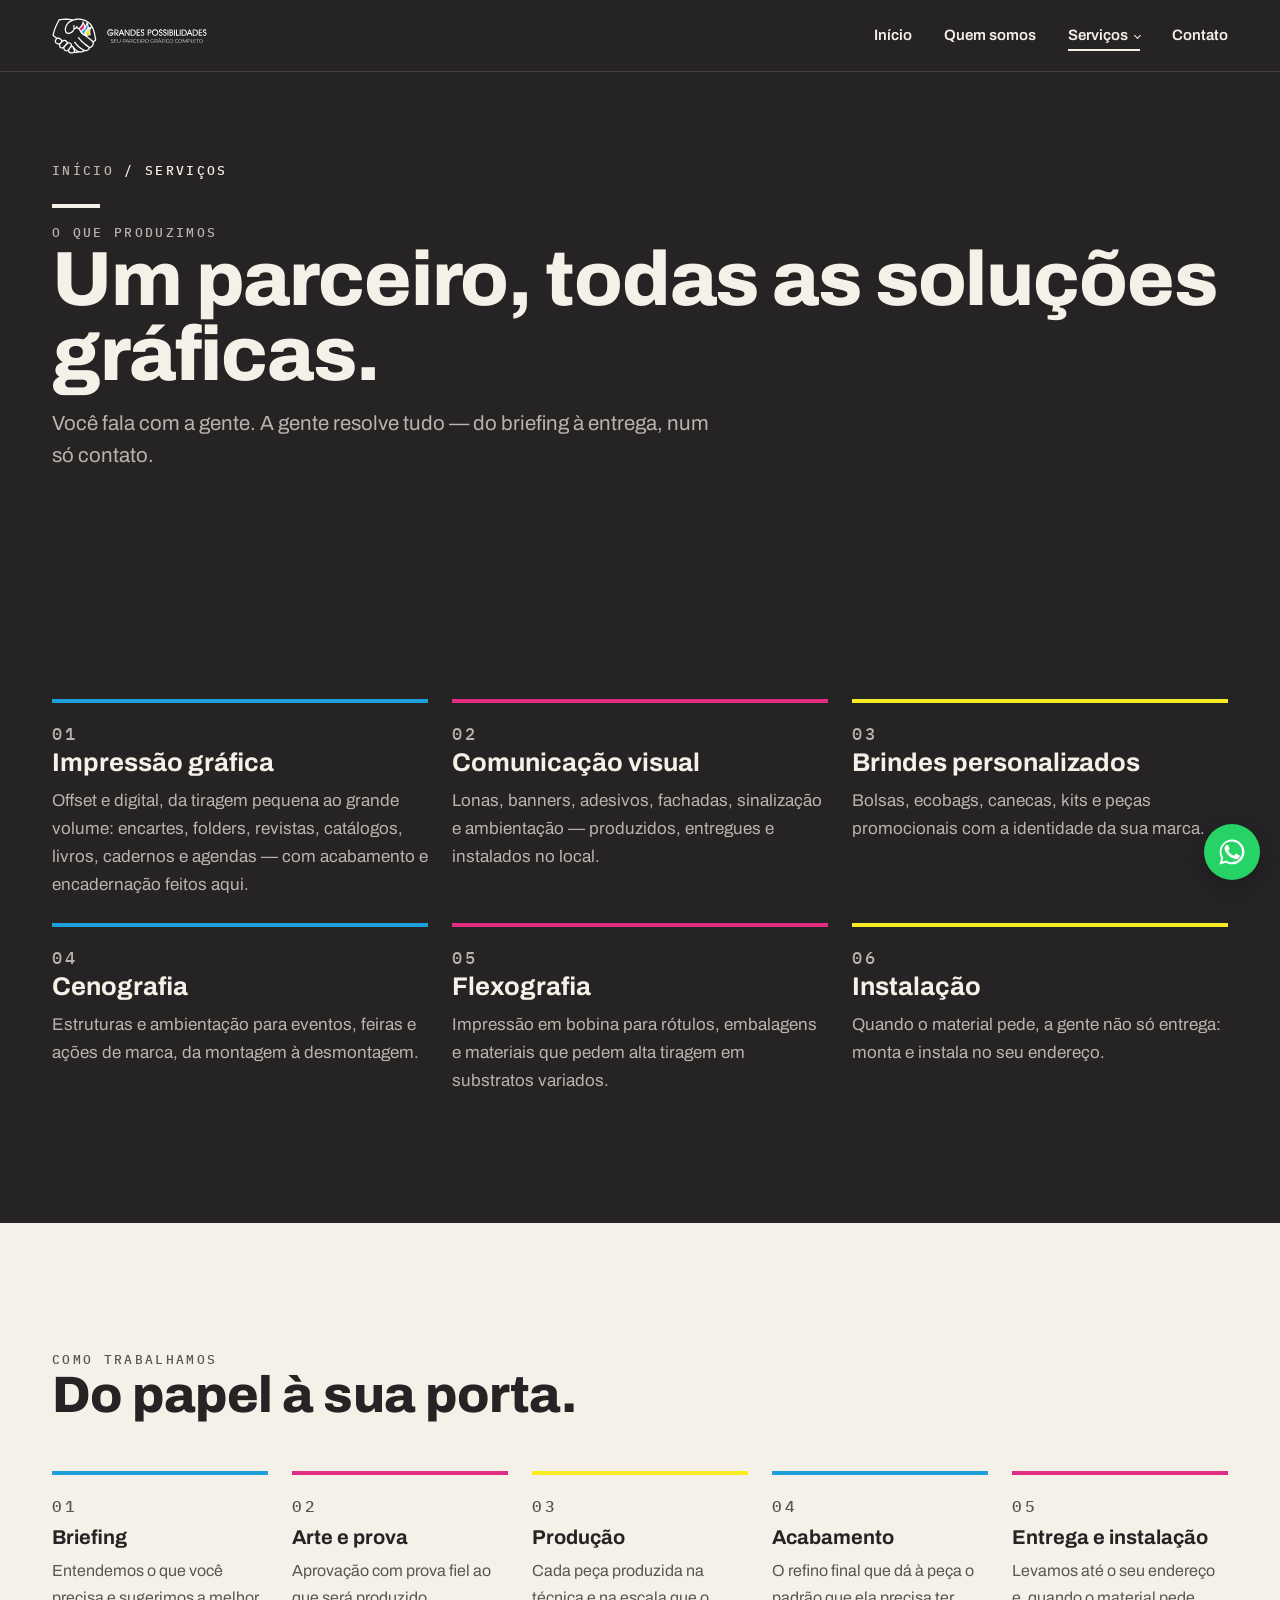
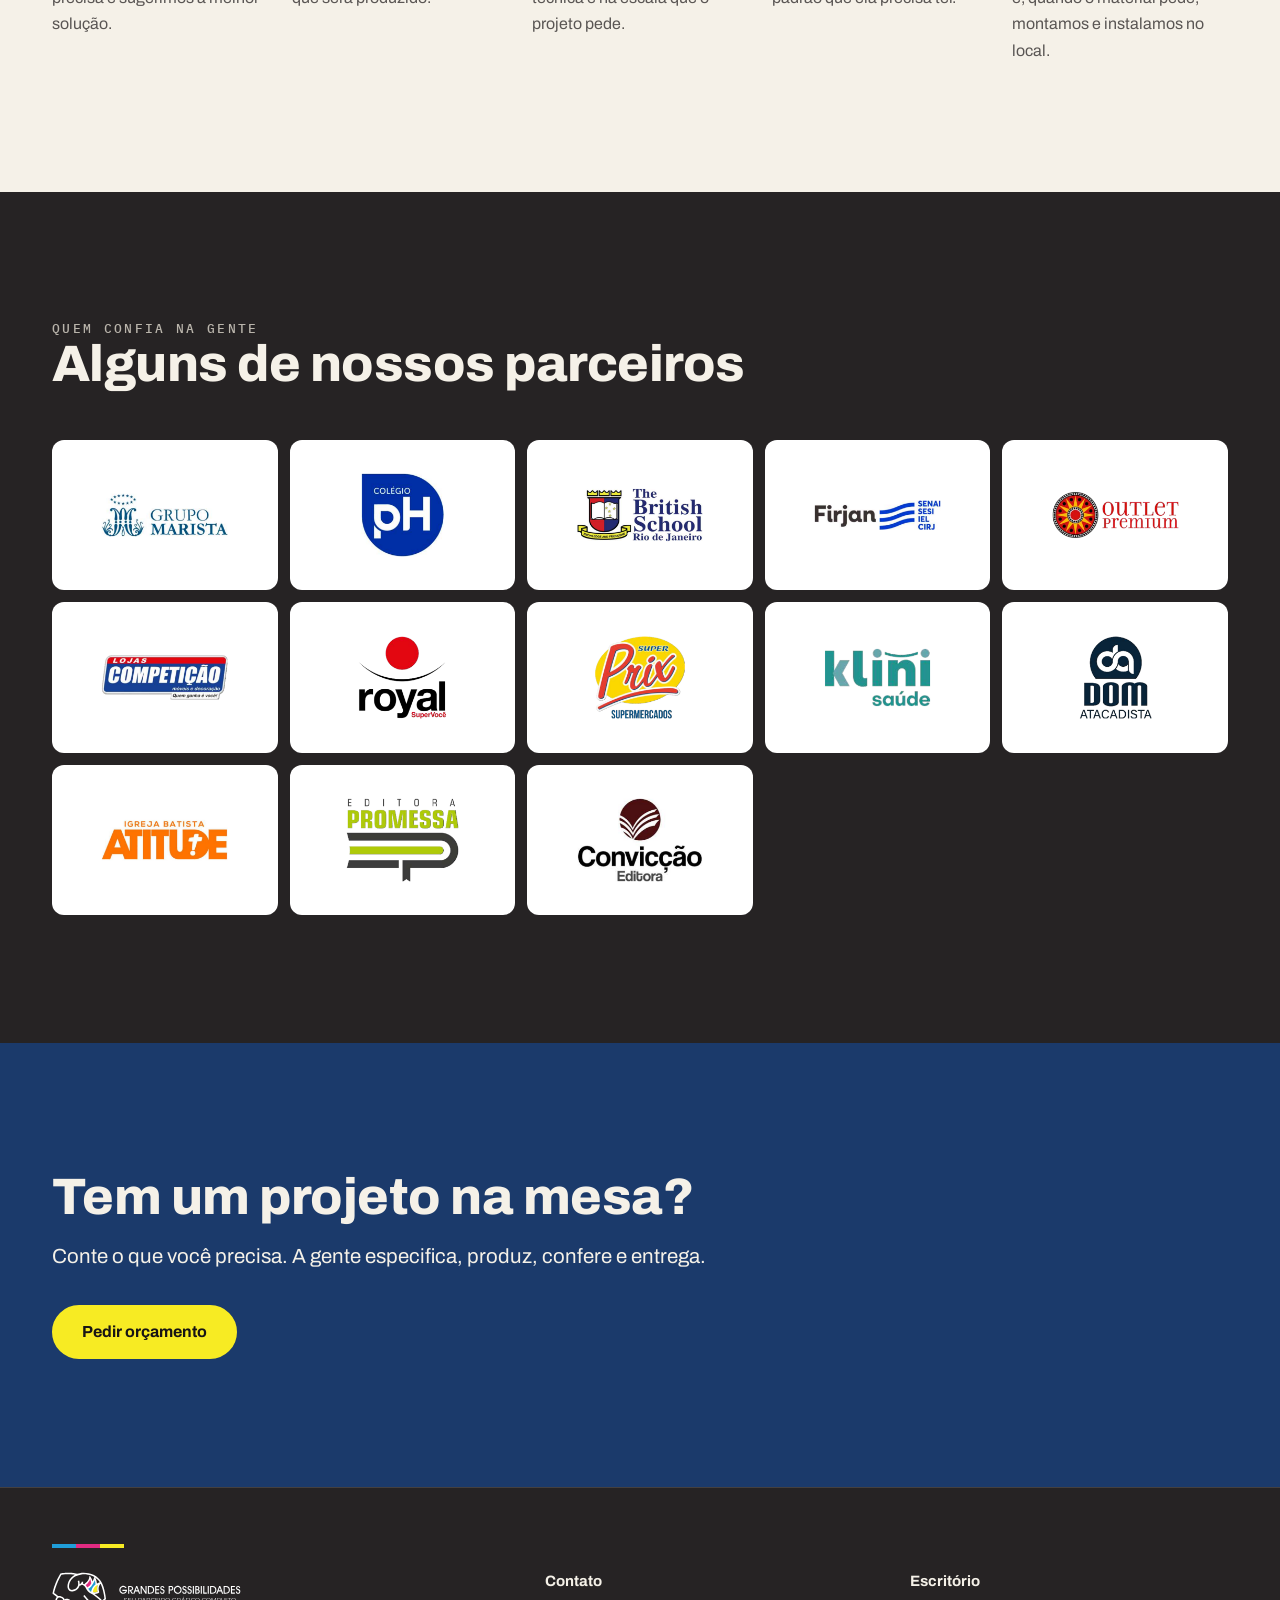
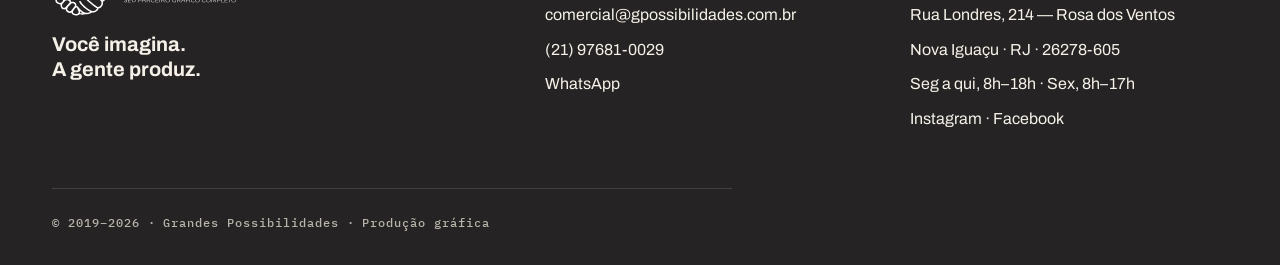
<file: servicos.html>
<!DOCTYPE html>
<html lang="pt-BR">
<head>
<meta charset="utf-8">
<meta name="viewport" content="width=device-width, initial-scale=1">

<title>Serviços Gráficos no Rio de Janeiro</title>
<meta name="description" content="Impressão offset e digital, comunicação visual, brindes, cenografia, flexografia e instalação no Rio de Janeiro. Soluções gráficas completas para empresas de todos os segmentos.">
<link rel="canonical" href="https://www.gpossibilidades.com.br/servicos">

<meta property="og:type" content="website">
<meta property="og:site_name" content="Grandes Possibilidades">
<meta property="og:locale" content="pt_BR">
<meta property="og:title" content="Serviços Gráficos no Rio de Janeiro">
<meta property="og:description" content="Impressão offset e digital, comunicação visual, brindes, cenografia, flexografia e instalação no Rio de Janeiro. Soluções gráficas completas para empresas de todos os segmentos.">
<meta property="og:url" content="https://www.gpossibilidades.com.br/servicos">
<meta property="og:image" content="https://www.gpossibilidades.com.br/assets/img/producao/impressao-03.jpg">
<meta name="twitter:card" content="summary_large_image">

<link rel="icon" href="/favicon.ico" sizes="16x16 32x32 48x48">
<link rel="icon" href="/favicon.svg" type="image/svg+xml">
<link rel="icon" href="/assets/img/favicon-48.png" sizes="48x48" type="image/png">
<link rel="icon" href="/assets/img/favicon-192.png" sizes="192x192" type="image/png">
<link rel="apple-touch-icon" href="/assets/img/apple-touch-icon.png">
<link rel="preload" as="font" type="font/woff2" href="/assets/fontes/archivo-var-latin.woff2" crossorigin>
<link rel="stylesheet" href="/assets/css/style.css?v=202610232115">
</head>

<body>

<a class="sr-only" href="#conteudo">Ir para o conteúdo</a>

<header class="topo">
  <div class="container">
    <a class="marca" href="/" aria-label="Grandes Possibilidades — página inicial">
      <img src="/assets/img/logo-horizontal-branco.svg" alt="Grandes Possibilidades — seu parceiro gráfico completo" width="158" height="36">
    </a>
    <button class="menu-abrir" type="button" aria-expanded="false" aria-controls="menu">Menu</button>
    <nav class="nav" id="menu" aria-label="Menu principal">
      <ul>
        <li><a href="/">Início</a></li>
        <li><a href="/quem-somos">Quem somos</a></li>
        <li class="tem-sub">
          <a href="/servicos" aria-current="page">Serviços</a>
          <ul class="submenu">
            <li><a href="/impressao-grafica">Impressão gráfica</a></li>
            <li><a href="/comunicacao-visual">Comunicação visual</a></li>
            <li><a href="/brindes">Brindes</a></li>
          </ul>
        </li>
        <li><a href="/#contato">Contato</a></li>
      </ul>
    </nav>
  </div>
</header>

<main id="conteudo">

  <section class="capa-interna grafite">
    <div class="container">
      <p class="rotulo trilha"><a href="/">Início</a> / Serviços</p>
      <div class="traco traco--creme"></div>
      <p class="rotulo rotulo--suave">O que produzimos</p>
      <h1>Um parceiro, todas as soluções gráficas.</h1>
      <p class="lead">Você fala com a gente. A gente resolve tudo — do briefing à entrega, num só contato.</p>
    </div>
  </section>

  <section class="surge secao grafite" aria-label="Segmentos">
    <div class="container">
      <div class="segmentos">
        <div class="segmento" style="border-color:var(--ciano)">
          <p class="rotulo rotulo--suave">01</p>
          <h3><a href="/impressao-grafica">Impressão gráfica</a></h3>
          <p>Offset e digital, da tiragem pequena ao grande volume: encartes, folders, revistas, catálogos, livros, cadernos e agendas — com acabamento e encadernação feitos aqui.</p>
        </div>
        <div class="segmento" style="border-color:var(--magenta)">
          <p class="rotulo rotulo--suave">02</p>
          <h3><a href="/comunicacao-visual">Comunicação visual</a></h3>
          <p>Lonas, banners, adesivos, fachadas, sinalização e ambientação — produzidos, entregues e instalados no local.</p>
        </div>
        <div class="segmento" style="border-color:var(--amarelo)">
          <p class="rotulo rotulo--suave">03</p>
          <h3><a href="/brindes">Brindes personalizados</a></h3>
          <p>Bolsas, ecobags, canecas, kits e peças promocionais com a identidade da sua marca.</p>
        </div>
        <div class="segmento" style="border-color:var(--ciano)">
          <p class="rotulo rotulo--suave">04</p>
          <h3>Cenografia</h3>
          <p>Estruturas e ambientação para eventos, feiras e ações de marca, da montagem à desmontagem.</p>
        </div>
        <div class="segmento" style="border-color:var(--magenta)">
          <p class="rotulo rotulo--suave">05</p>
          <h3>Flexografia</h3>
          <p>Impressão em bobina para rótulos, embalagens e materiais que pedem alta tiragem em substratos variados.</p>
        </div>
        <div class="segmento" style="border-color:var(--amarelo)">
          <p class="rotulo rotulo--suave">06</p>
          <h3>Instalação</h3>
          <p>Quando o material pede, a gente não só entrega: monta e instala no seu endereço.</p>
        </div>
      </div>
    </div>
  </section>

  <section class="surge secao creme" aria-label="Como trabalhamos">
    <div class="container">
      <p class="rotulo rotulo--suave">Como trabalhamos</p>
      <h2>Do papel à sua porta.</h2>
      <div class="processo">
        <div>
          <p class="rotulo rotulo--suave">01</p>
          <h3>Briefing</h3>
          <p>Entendemos o que você precisa e sugerimos a melhor solução.</p>
        </div>
        <div>
          <p class="rotulo rotulo--suave">02</p>
          <h3>Arte e prova</h3>
          <p>Aprovação com prova fiel ao que será produzido.</p>
        </div>
        <div>
          <p class="rotulo rotulo--suave">03</p>
          <h3>Produção</h3>
          <p>Cada peça produzida na técnica e na escala que o projeto pede.</p>
        </div>
        <div>
          <p class="rotulo rotulo--suave">04</p>
          <h3>Acabamento</h3>
          <p>O refino final que dá à peça o padrão que ela precisa ter.</p>
        </div>
        <div>
          <p class="rotulo rotulo--suave">05</p>
          <h3>Entrega e instalação</h3>
          <p>Levamos até o seu endereço e, quando o material pede, montamos e instalamos no local.</p>
        </div>
      </div>
    </div>
  </section>

  <section class="surge secao grafite" aria-label="Clientes">
    <div class="container">
      <p class="rotulo rotulo--suave">Quem confia na gente</p>
      <h2>Alguns de nossos parceiros</h2>
      <div class="clientes">
        <div><img src="/assets/img/clientes/grupo-marista.png" loading="lazy" alt="Grupo Marista"></div>
        <div><img src="/assets/img/clientes/colegio-ph.png" loading="lazy" alt="Colégio pH"></div>
        <div><img src="/assets/img/clientes/british-school.png" loading="lazy" alt="The British School Rio de Janeiro"></div>
        <div><img src="/assets/img/clientes/firjan.png" loading="lazy" alt="Firjan SENAI SESI IEL CIRJ"></div>
        <div><img src="/assets/img/clientes/outlet-premium.png" loading="lazy" alt="Outlet Premium"></div>
        <div><img src="/assets/img/clientes/lojas-competicao.png" loading="lazy" alt="Lojas Competição"></div>
        <div><img src="/assets/img/clientes/royal.png" loading="lazy" alt="Royal SuperVocê"></div>
        <div><img src="/assets/img/clientes/super-prix.png" loading="lazy" alt="Super Prix Supermercados"></div>
        <div><img src="/assets/img/clientes/klini-saude.png" loading="lazy" alt="Klini Saúde"></div>
        <div><img src="/assets/img/clientes/dom-atacadista.png" loading="lazy" alt="DOM Atacadista"></div>
        <div><img src="/assets/img/clientes/igreja-batista-atitude.png" loading="lazy" alt="Igreja Batista Atitude"></div>
        <div><img src="/assets/img/clientes/editora-promessa.png" loading="lazy" alt="Editora Promessa"></div>
        <div><img src="/assets/img/clientes/conviccao-editora.png" loading="lazy" alt="Convicção Editora"></div>
      </div>
    </div>
  </section>

  <section class="surge secao azul">
    <div class="container">
      <h2>Tem um projeto na mesa?</h2>
      <p class="lead" style="margin-top:16px">Conte o que você precisa. A gente especifica, produz, confere e entrega.</p>
      <div style="margin-top:32px">
        <a class="botao botao--primario" href="https://wa.me/5521976810029?text=Ol%C3%A1!%20Gostaria%20de%20um%20or%C3%A7amento." target="_blank" rel="noopener">Pedir orçamento</a>
      </div>
    </div>
  </section>

</main>

<footer class="rodape grafite">
  <div class="container">
    <div class="barra-cmyk" aria-hidden="true"><span></span><span></span><span></span></div>
    <div class="rodape-grid">
      <div>
        <img class="marca-rodape" src="/assets/img/logo-horizontal-branco.svg" alt="Grandes Possibilidades" width="192" height="44" loading="lazy">
        <p class="assinatura-pequena">Você imagina.<br>A gente produz.</p>
      </div>
      <div>
        <h3>Contato</h3>
        <ul>
          <li><a href="mailto:comercial@gpossibilidades.com.br">comercial@gpossibilidades.com.br</a></li>
          <li><a href="tel:+5521976810029">(21) 97681-0029</a></li>
          <li><a href="https://wa.me/5521976810029" target="_blank" rel="noopener">WhatsApp</a></li>
        </ul>
      </div>
      <div>
        <h3>Escritório</h3>
        <ul>
          <li>Rua Londres, 214 — Rosa dos Ventos</li>
          <li>Nova Iguaçu · RJ · 26278-605</li>
          <li>Seg a qui, 8h–18h · Sex, 8h–17h</li>
          <li><a href="https://www.instagram.com/gpossibilidades/" target="_blank" rel="noopener">Instagram</a> · <a href="https://www.facebook.com/gpossibilidades" target="_blank" rel="noopener">Facebook</a></li>
        </ul>
      </div>
    </div>
    <p class="legal">© 2019–<span data-ano>2026</span> · Grandes Possibilidades · Produção gráfica</p>
  </div>
</footer>

<a class="zap" href="https://wa.me/5521976810029?text=Ol%C3%A1!%20Gostaria%20de%20um%20or%C3%A7amento." target="_blank" rel="noopener" aria-label="Falar no WhatsApp">
  <svg viewBox="0 0 24 24" aria-hidden="true"><path d="M17.47 14.38c-.3-.15-1.75-.86-2.02-.96-.27-.1-.47-.15-.67.15-.2.3-.77.96-.94 1.16-.17.2-.35.22-.64.07-.3-.15-1.25-.46-2.38-1.47-.88-.78-1.47-1.75-1.65-2.05-.17-.3-.02-.46.13-.6.13-.14.3-.35.45-.52.15-.17.2-.3.3-.5.1-.2.05-.37-.02-.52-.08-.15-.67-1.6-.92-2.2-.24-.58-.49-.5-.67-.51h-.57c-.2 0-.52.07-.79.37-.27.3-1.04 1.01-1.04 2.47s1.06 2.86 1.21 3.06c.15.2 2.1 3.2 5.08 4.49.71.3 1.26.49 1.69.63.71.22 1.36.19 1.87.12.57-.09 1.75-.72 2-1.41.25-.69.25-1.28.17-1.41-.07-.13-.27-.2-.57-.35zM12.04 2C6.58 2 2.13 6.45 2.13 11.91c0 1.75.46 3.45 1.32 4.95L2 22l5.25-1.38c1.45.79 3.08 1.21 4.79 1.21h.01c5.46 0 9.91-4.45 9.91-9.91C21.96 6.45 17.5 2 12.04 2zm0 18.15h-.01c-1.53 0-3.03-.41-4.34-1.19l-.31-.18-3.23.85.86-3.15-.2-.32a8.2 8.2 0 0 1-1.26-4.36c0-4.54 3.7-8.23 8.25-8.23 2.2 0 4.27.86 5.83 2.42a8.19 8.19 0 0 1 2.41 5.82c0 4.54-3.7 8.23-8.24 8.23z"/></svg>
</a>

<script src="/assets/js/main.js?v=202610232115"></script>
</body>
</html>
</file>
<file: assets/css/style.css>
/* =========================================================
   GRANDES POSSIBILIDADES
   Folha de estilo construída sobre o Manual de Identidade
   Visual, capítulo 09 — "A marca em tela".
   Nenhuma cor, tamanho ou espaço fora destas variáveis.
   ========================================================= */

@font-face {
  font-family: 'Archivo';
  src: url('/assets/fontes/archivo-var-latin.woff2') format('woff2-variations');
  font-weight: 400 900;
  font-display: swap;
}
@font-face {
  font-family: 'IBM Plex Mono';
  src: url('/assets/fontes/plexmono-500-latin.woff2') format('woff2');
  font-weight: 500;
  font-display: swap;
}

:root {
  /* base 80% */
  --grafite: #262324;
  --preto: #171415;
  --creme: #F5F1E8;
  --branco: #FFFFFF;
  --azul: #1B3A6B;
  --texto-2-escuro: #B9B4AB;
  --texto-2-claro: #5A5654;
  --linha-escura: rgba(245, 241, 232, .14);
  --linha-clara: rgba(38, 35, 36, .16);

  /* acento 20% */
  --ciano: #209ED9;
  --magenta: #E22B82;
  --amarelo: #F7EB23;

  /* tipografia */
  --sans: 'Archivo', Arial, Helvetica, sans-serif;
  --mono: 'IBM Plex Mono', ui-monospace, SFMono-Regular, Menlo, monospace;
  --t-h1: clamp(44px, 6vw, 88px);
  --t-h2: clamp(34px, 4vw, 56px);
  --t-h3: clamp(22px, 2vw, 28px);
  --t-lead: clamp(19px, 1.6vw, 22px);
  --t-body: clamp(17px, 1.25vw, 18px);
  --t-num: clamp(56px, 7vw, 96px);
  --t-label: 13px;
  --t-btn: 16px;

  /* espaço e grid */
  --max: 1240px;
  --texto: 680px;
  --margem: clamp(20px, 4vw, 32px);
  --secao: clamp(72px, 10vw, 128px);
  --gap: 24px;
  --raio: 0;

  /* cantos — o documento de correções revoga o "tudo reto" do capítulo 09 */
  --r-btn: 999px;
  --r-card: 20px;
  --r-foto: 12px;
  --r-campo: 10px;
  --r-bloco: 24px;

  --cabecalho: 72px;
}

/* ---------------------------------------------------------
   BASE
   --------------------------------------------------------- */

*, *::before, *::after { box-sizing: border-box; }

html {
  scroll-behavior: smooth;
  scroll-padding-top: var(--cabecalho);
  -webkit-text-size-adjust: 100%;
}

body {
  margin: 0;
  font-family: var(--sans);
  font-size: var(--t-body);
  font-weight: 400;
  line-height: 1.65;
  color: var(--creme);
  background: var(--grafite);
  -webkit-font-smoothing: antialiased;
}

img, svg { display: block; max-width: 100%; }
img { height: auto; border: 0; }

a { color: inherit; text-decoration: none; }

h1, h2, h3, h4, p, figure, ul, ol { margin: 0; }
ul, ol { padding: 0; list-style: none; }

button, input, textarea, select { font: inherit; color: inherit; border-radius: var(--raio); }

::selection { background: var(--amarelo); color: var(--preto); }

.sr-only {
  position: absolute; width: 1px; height: 1px;
  padding: 0; margin: -1px; overflow: hidden;
  clip: rect(0 0 0 0); white-space: nowrap; border: 0;
}

/* foco visível — amarelo no escuro, azul no claro */
:focus-visible { outline: 3px solid var(--amarelo); outline-offset: 4px; }
.sobre-creme :focus-visible, .creme :focus-visible { outline-color: var(--azul); }

/* ---------------------------------------------------------
   ESTRUTURA
   --------------------------------------------------------- */

.container {
  width: 100%;
  max-width: var(--max);
  margin: 0 auto;
  padding-inline: var(--margem);
}

.secao { padding-block: var(--secao); }

.grafite { background: var(--grafite); color: var(--creme); }
.creme   { background: var(--creme);   color: var(--grafite); }
.azul    { background: var(--azul);    color: var(--creme); }
.azul.bloco { background: transparent; }
.azul.bloco > .container { background: var(--azul); border-radius: var(--r-bloco); padding-block: var(--secao); }

.medida { max-width: var(--texto); }

/* ---------------------------------------------------------
   TIPOGRAFIA
   --------------------------------------------------------- */

.h1, h1 { font-size: var(--t-h1); font-weight: 800; line-height: .98; letter-spacing: -.015em; }
.h2, h2 { font-size: var(--t-h2); font-weight: 800; line-height: 1.05; letter-spacing: -.01em; }
.h3, h3 { font-size: var(--t-h3); font-weight: 700; line-height: 1.25; }

.lead { font-size: var(--t-lead); font-weight: 400; line-height: 1.55; }
p { font-size: var(--t-body); line-height: 1.65; max-width: var(--texto); }

.rotulo {
  font-family: var(--mono);
  font-size: var(--t-label);
  font-weight: 500;
  line-height: 1.4;
  letter-spacing: .18em;
  text-transform: uppercase;
}
.rotulo--ciano { color: var(--ciano); }
.rotulo--magenta { color: var(--magenta); }
.rotulo--amarelo { color: var(--amarelo); }
.rotulo--suave { color: var(--texto-2-escuro); }
.creme .rotulo--suave { color: var(--texto-2-claro); }

.numero { font-size: var(--t-num); font-weight: 900; line-height: 1; letter-spacing: -.02em; }

.destaque-amarelo { color: var(--amarelo); }
.destaque-ciano { color: var(--ciano); }
.destaque-magenta { color: var(--magenta); }

/* ---------------------------------------------------------
   BARRA CMYK — assinatura, nunca navegação
   --------------------------------------------------------- */

.barra-cmyk {
  display: flex;
  gap: 0;
  width: 72px;
  height: 4px;
  overflow: hidden;
}
.barra-cmyk span { flex: 1 1 24px; }
.barra-cmyk span:nth-child(1) { background: var(--ciano); }
.barra-cmyk span:nth-child(2) { background: var(--magenta); }
.barra-cmyk span:nth-child(3) { background: var(--amarelo); }

@media (prefers-reduced-motion: no-preference) {
  .barra-cmyk { animation: desenhar .6s ease-out both; transform-origin: left center; }
  @keyframes desenhar { from { transform: scaleX(0); } to { transform: scaleX(1); } }
}

/* ---------------------------------------------------------
   CABEÇALHO
   --------------------------------------------------------- */

.topo {
  position: sticky;
  top: 0;
  z-index: 100;
  height: var(--cabecalho);
  background: var(--grafite);
  border-bottom: 1px solid var(--linha-escura);
  transition: background-color .2s;
}
.topo.rolou { background: rgba(38, 35, 36, .85); backdrop-filter: blur(12px); -webkit-backdrop-filter: blur(12px); }
.topo .container {
  height: 100%;
  display: flex;
  align-items: center;
  justify-content: space-between;
  gap: var(--gap);
}
.marca img { height: 36px; width: auto; }

.menu-abrir { display: none; background: none; border: 0; padding: 8px 0; cursor: pointer; font-weight: 600; font-size: 15px; color: var(--creme); }

.nav ul { display: flex; align-items: center; gap: 32px; }
.nav a {
  font-size: 15px;
  font-weight: 600;
  padding-block: 6px;
  border-bottom: 2px solid transparent;
  transition: border-color .15s, color .15s;
}
.nav a:hover { border-bottom-color: var(--linha-escura); }
.nav [aria-current="page"] { border-bottom-color: var(--creme); }

/* ---------------------------------------------------------
   BOTÕES
   --------------------------------------------------------- */

.botao {
  display: inline-flex;
  align-items: center;
  justify-content: center;
  gap: 10px;
  font-size: var(--t-btn);
  font-weight: 700;
  line-height: 1;
  padding: 17px 28px;
  border: 2px solid transparent;
  border-radius: var(--r-btn);
  cursor: pointer;
  text-align: center;
  transition: background-color .15s, color .15s, border-color .15s;
}

/* sobre grafite */
.botao--primario { background: var(--amarelo); color: var(--preto); border-color: var(--amarelo); }
.botao--primario:hover { background: var(--creme); border-color: var(--creme); }
.botao--secundario { background: transparent; color: var(--creme); border-color: var(--creme); }
.botao--secundario:hover { background: var(--creme); color: var(--grafite); }

/* sobre creme */
.creme .botao--primario { background: var(--azul); color: var(--branco); border-color: var(--azul); }
.creme .botao--primario:hover { background: var(--grafite); border-color: var(--grafite); }
.creme .botao--secundario { color: var(--grafite); border-color: var(--grafite); }
.creme .botao--secundario:hover { background: var(--grafite); color: var(--creme); }

/* links de texto */
.link { color: var(--ciano); border-bottom: 1px solid transparent; transition: color .15s, border-color .15s; }
.link:hover { color: var(--amarelo); border-bottom-color: var(--amarelo); }
.creme .link { color: var(--azul); }
.creme .link:hover { color: var(--grafite); border-bottom-color: var(--grafite); }

/* ---------------------------------------------------------
   TOPO DA HOME
   --------------------------------------------------------- */

.capa { padding-block: clamp(48px, 7vw, 96px); }
.capa .container {
  display: grid;
  grid-template-columns: minmax(0, 1fr) minmax(0, 1fr);
  gap: clamp(32px, 5vw, 72px);
  align-items: center;
}
.capa h1 { margin-block: 16px 0; }
.capa .barra-cmyk { margin-block: 24px; }
.capa .lead { color: var(--texto-2-escuro); }
.capa .acoes { display: flex; gap: 16px; flex-wrap: wrap; margin-top: 32px; }

.capa-fotos { display: grid; grid-template-columns: 1fr 1fr; gap: 8px; }
.capa-fotos figure { margin: 0; overflow: hidden; background: var(--preto); border-radius: var(--r-foto); }
.capa-fotos img { width: 100%; height: 100%; object-fit: cover; }
.capa-fotos figure:first-child { grid-row: span 2; }
.capa-fotos figure:first-child img { aspect-ratio: 3/4; }
.capa-fotos figure:not(:first-child) img { aspect-ratio: 4/3; }

/* ---------------------------------------------------------
   CARTÕES DE SERVIÇO
   --------------------------------------------------------- */

.cartoes { display: grid; grid-template-columns: repeat(3, minmax(0, 1fr)); gap: var(--gap); margin-top: 48px; }
.cartao { display: block; border-radius: var(--r-card); overflow: hidden; padding: 32px; background: rgba(245,241,232,.04); transition: transform .2s ease, background-color .2s; }
.cartao:hover { transform: translateY(-4px); background: rgba(245,241,232,.07); }
.cartao figure { margin: 0 0 20px; overflow: hidden; background: var(--preto); border-radius: var(--r-foto); }
.cartao img { width: 100%; aspect-ratio: 4/3; object-fit: cover; transition: transform .2s; }
.cartao:hover img { transform: scale(1.03); }
.cartao .traco { width: 48px; height: 4px; margin-bottom: 12px; }
.cartao h3 { margin-bottom: 8px; }
.cartao p { color: var(--texto-2-escuro); font-size: 17px; }
.traco--ciano { background: var(--ciano); }
.traco--magenta { background: var(--magenta); }
.traco--amarelo { background: var(--amarelo); }

/* ---------------------------------------------------------
   NÚMEROS
   --------------------------------------------------------- */

.numeros { display: grid; grid-template-columns: repeat(4, minmax(0, 1fr)); gap: var(--gap); margin-top: 48px; }
.numeros > div { border-top: 1px solid var(--linha-escura); padding-top: 24px; }
.numeros .numero { display: block; margin-bottom: 8px; }
.numeros .titulo { font-weight: 700; font-size: 17px; display: block; }
.numeros .rotulo { display: block; margin-top: 4px; }

/* ---------------------------------------------------------
   GALERIA
   --------------------------------------------------------- */

.galeria { display: flex; flex-wrap: wrap; gap: 8px; margin-top: 48px; }
.galeria button {
  flex: 1 1 auto;
  height: 260px;
  padding: 0;
  border: 0;
  background: var(--preto);
  cursor: zoom-in;
  overflow: hidden;
  border-radius: var(--r-foto);
}
.galeria img { transition: transform .3s ease; }
.galeria button:hover img { transform: scale(1.03); }
.galeria img { height: 100%; width: 100%; object-fit: cover; }

dialog.lupa {
  width: min(94vw, 1100px);
  max-height: 92vh;
  padding: 0;
  border: 0;
  background: var(--grafite);
  color: var(--creme);
  border-radius: var(--r-bloco);
  overflow: hidden;
}
dialog.lupa::backdrop { background: rgba(23, 20, 21, .94); }
dialog.lupa img { width: 100%; max-height: 76vh; object-fit: contain; background: var(--preto); }
.lupa-barra { display: flex; align-items: center; justify-content: space-between; gap: 16px; padding: 16px 20px; }
.lupa-barra button { background: none; border: 0; color: var(--creme); cursor: pointer; font-size: 22px; line-height: 1; padding: 6px 10px; }

/* ---------------------------------------------------------
   CLIENTES
   --------------------------------------------------------- */

.clientes { display: grid; grid-template-columns: repeat(5, minmax(0, 1fr)); gap: 12px; margin-top: 48px; }
.clientes div {
  background: var(--branco);
  aspect-ratio: 3/2;
  min-width: 0;
  display: flex;
  align-items: center;
  justify-content: center;
  padding: 10%;
  border-radius: var(--r-foto);
}
.clientes img { max-width: 100%; max-height: 100%; width: auto; height: auto; object-fit: contain; }

/* ---------------------------------------------------------
   DEPOIMENTOS
   --------------------------------------------------------- */

.depoimentos { display: grid; grid-template-columns: repeat(3, minmax(0, 1fr)); gap: 48px; margin-top: 48px; }
.depoimentos blockquote { margin: 0; border-top: 4px solid; padding-top: 24px; }
.depoimentos blockquote:nth-child(1) { border-color: var(--ciano); }
.depoimentos blockquote:nth-child(2) { border-color: var(--magenta); }
.depoimentos blockquote:nth-child(3) { border-color: var(--amarelo); }
.depoimentos p { font-size: 17px; margin-bottom: 16px; }
.depoimentos cite { font-style: normal; font-weight: 700; display: block; }

/* ---------------------------------------------------------
   ASSINATURA VERBAL
   --------------------------------------------------------- */

.assinatura { text-align: left; }
.assinatura h2 { margin-bottom: 32px; }

/* ---------------------------------------------------------
   CABEÇALHO DAS PÁGINAS INTERNAS
   --------------------------------------------------------- */

.capa-interna { padding-block: clamp(48px, 7vw, 96px) clamp(32px, 4vw, 56px); }
.trilha { margin-bottom: 24px; }
.trilha a { color: var(--texto-2-escuro); }
.trilha a:hover { color: var(--creme); }
.capa-interna .traco { width: 48px; height: 4px; margin-bottom: 16px; }
.capa-interna h1 { margin-bottom: 16px; }
.capa-interna .lead { color: var(--texto-2-escuro); }

/* ---------------------------------------------------------
   FORMULÁRIO — mora no creme
   --------------------------------------------------------- */

.form { max-width: 760px; margin-top: 32px; }
.form-linha { display: grid; grid-template-columns: 1fr 1fr; gap: 24px; }
.campo { margin-bottom: 24px; }
.campo label { display: block; font-weight: 600; font-size: 15px; margin-bottom: 8px; }
.campo input, .campo textarea {
  width: 100%;
  background: var(--branco);
  border: 1.5px solid #6E6A68;
  padding: 0 14px;
  height: 52px;
  font-size: 17px;
  color: var(--grafite);
  border-radius: var(--r-campo);
}
.campo textarea { height: auto; min-height: 140px; padding: 14px; resize: vertical; line-height: 1.5; }
.campo input:focus, .campo textarea:focus { outline: 3px solid var(--azul); outline-offset: 2px; border-color: var(--azul); border-width: 2px; }
.campo[data-erro] input, .campo[data-erro] textarea { border-color: var(--magenta); border-width: 2px; }
.erro { display: flex; align-items: flex-start; gap: 8px; margin-top: 8px; font-size: 15px; color: var(--grafite); }
.erro::before { content: ""; width: 10px; height: 10px; background: var(--magenta); flex: none; margin-top: 6px; }
.form-acoes { display: flex; gap: 16px; flex-wrap: wrap; align-items: center; margin-top: 8px; }
.form-estado { display: flex; align-items: flex-start; gap: 8px; font-size: 16px; margin-top: 24px; font-weight: 600; }
.form-estado::before { content: ""; width: 10px; height: 10px; background: var(--ciano); flex: none; margin-top: 7px; }
.form-estado[hidden] { display: none; }

/* ---------------------------------------------------------
   CONTATO
   --------------------------------------------------------- */

.contato-grid { display: grid; grid-template-columns: minmax(0, 1fr) minmax(0, 1.2fr); gap: clamp(32px, 5vw, 72px); margin-top: 48px; align-items: start; }
.dado { margin-bottom: 24px; }
.dado .rotulo { display: block; margin-bottom: 4px; }
.dado a, .dado p { font-size: 19px; font-weight: 700; }

/* ---------------------------------------------------------
   RODAPÉ
   --------------------------------------------------------- */

.rodape { border-top: 1px solid var(--linha-escura); padding-block: 56px 32px; }
.rodape .barra-cmyk { margin-bottom: 24px; }
.rodape-grid { display: grid; grid-template-columns: minmax(0, 1.4fr) minmax(0, 1fr) minmax(0, 1fr); gap: 48px; }
.rodape img.marca-rodape { height: 44px; width: auto; margin-bottom: 16px; }
.rodape .assinatura-pequena { font-size: 20px; font-weight: 700; line-height: 1.25; }
.rodape h3 { font-size: 15px; font-weight: 700; margin-bottom: 12px; }
.rodape li { margin-bottom: 8px; font-size: 16px; }
.rodape a:hover { color: var(--amarelo); }
.rodape .legal { font-family: var(--mono); font-size: 12px; letter-spacing: .08em; color: var(--texto-2-escuro); border-top: 1px solid var(--linha-escura); margin-top: 48px; padding-top: 24px; }

/* ---------------------------------------------------------
   WHATSAPP FLUTUANTE
   --------------------------------------------------------- */

.zap {
  position: fixed; right: 20px; bottom: 20px; z-index: 90;
  width: 56px; height: 56px;
  background: #25D366;
  border-radius: 50%;
  display: grid; place-items: center;
  box-shadow: 0 6px 20px rgba(0, 0, 0, .25);
  transition: transform .2s;
  animation: zapEntra .5s 1s both;
}
@keyframes zapEntra { from { opacity: 0; transform: translateY(16px); } }
.zap:hover { transform: scale(1.06); }
.zap svg { width: 30px; height: 30px; fill: #fff; }

/* ---------------------------------------------------------
   RESPONSIVO — cortes em 1200, 900 e 600
   --------------------------------------------------------- */

@media (max-width: 1200px) {
  .clientes { grid-template-columns: repeat(4, minmax(0, 1fr)); }
}

@media (max-width: 900px) {
  :root { --cabecalho: 60px; }

  .menu-abrir { display: block; }
  .nav {
    position: fixed; inset: var(--cabecalho) 0 0;
    background: var(--grafite);
    padding: 24px var(--margem);
    transform: translateY(-8px);
    opacity: 0; visibility: hidden;
    transition: opacity .15s, transform .15s, visibility .15s;
    overflow-y: auto;
  }
  .nav.aberto { opacity: 1; visibility: visible; transform: none; }
  .nav ul { flex-direction: column; align-items: stretch; gap: 0; }
  .nav li { border-bottom: 1px solid var(--linha-escura); }
  .nav a { display: block; padding: 18px 0; font-size: 19px; border-bottom: 0; }
  .nav [aria-current="page"] { color: var(--amarelo); }

  .capa .container { grid-template-columns: 1fr; }
  .capa-fotos { grid-template-columns: 1fr 1fr; }
  .capa-fotos figure:first-child { grid-column: span 2; grid-row: auto; }
  .capa-fotos figure:first-child img { aspect-ratio: 16/9; }

  .cartoes { grid-template-columns: repeat(2, minmax(0, 1fr)); }
  .numeros { grid-template-columns: repeat(2, minmax(0, 1fr)); gap: 32px; }
  .depoimentos { grid-template-columns: 1fr; gap: 32px; }
  .contato-grid, .rodape-grid { grid-template-columns: 1fr; gap: 32px; }
  .galeria button { height: 200px; }
}

@media (max-width: 600px) {
  .cartoes { grid-template-columns: 1fr; }
  .clientes { grid-template-columns: repeat(2, minmax(0, 1fr)); }
  .galeria button { height: 160px; flex-basis: 40%; }
  .form-linha { grid-template-columns: 1fr; gap: 0; }
  .capa .acoes .botao, .form-acoes .botao { width: 100%; }
  .zap { right: 14px; bottom: 14px; width: 52px; height: 52px; }
}

@media (prefers-reduced-motion: reduce) {
  html { scroll-behavior: auto; }
  *, *::before, *::after { animation-duration: .01ms !important; transition-duration: .01ms !important; }
}

.traco--creme { background: var(--creme); }
.processo { display: grid; grid-template-columns: repeat(5, minmax(0, 1fr)); gap: var(--gap); margin-top: 48px; }
.processo > div { border-top: 4px solid; padding-top: 20px; }
.processo > div:nth-child(1) { border-color: var(--ciano); }
.processo > div:nth-child(2) { border-color: var(--magenta); }
.processo > div:nth-child(3) { border-color: var(--amarelo); }
.processo > div:nth-child(4) { border-color: var(--ciano); }
.processo > div:nth-child(5) { border-color: var(--magenta); }
.processo h3 { font-size: 20px; margin: 8px 0; }
.processo p { font-size: 16px; color: var(--texto-2-escuro); }
.creme .processo p { color: var(--texto-2-claro); }
.segmentos { display: grid; grid-template-columns: repeat(3, minmax(0, 1fr)); gap: var(--gap); margin-top: 48px; }
.segmento { border-top: 4px solid; padding-top: 20px; }
.segmento h3 { margin-bottom: 8px; }
.segmento p { font-size: 17px; color: var(--texto-2-escuro); }
@media (max-width: 900px) { .processo, .segmentos { grid-template-columns: repeat(2, minmax(0, 1fr)); } }
@media (max-width: 600px) { .processo, .segmentos { grid-template-columns: 1fr; } }

/* ícone de serviço — círculo de 56 px com a cor a 15% */
.cartao .icone {
  width: 56px; height: 56px;
  border-radius: 50%;
  display: grid; place-items: center;
  margin-bottom: 16px;
}
.cartao .icone svg { width: 26px; height: 26px; fill: none; stroke-width: 1.75; }
.icone--ciano { background: rgba(32, 158, 217, .15); }
.icone--ciano svg { stroke: var(--ciano); }
.icone--magenta { background: rgba(226, 43, 130, .15); }
.icone--magenta svg { stroke: var(--magenta); }
.icone--amarelo { background: rgba(247, 235, 35, .15); }
.icone--amarelo svg { stroke: var(--amarelo); }

/* seções surgindo ao entrar na tela.
   O conteúdo nunca depende de JavaScript para aparecer: só é escondido
   se o próprio script conseguir rodar e decidir animar. */
.surge { opacity: 1; transform: none; }
.surge.oculto { opacity: 0; transform: translateY(16px); }
.surge.visivel { opacity: 1; transform: none; transition: opacity .5s, transform .5s cubic-bezier(.2,.7,.2,1); }

@media (prefers-reduced-motion: reduce) {
  .surge, .surge.oculto { opacity: 1 !important; transform: none !important; }
  .zap { animation: none; }
}

/* submenu de Serviços */
.tem-sub { position: relative; }
.tem-sub > a::after {
  content: ""; display: inline-block; width: 5px; height: 5px; margin-left: 7px;
  border-right: 1.5px solid currentColor; border-bottom: 1.5px solid currentColor;
  transform: translateY(-2px) rotate(45deg);
}
/* ".nav ul" (1 classe + 1 tipo) vence ".submenu" (1 classe) na especificidade,
   entao o display:flex do menu principal vazava para ca e jogava os itens lado
   a lado, estourando a largura da tela. Dai o ".nav" no seletor.
   Ancorado pela direita: nunca passa da borda, esteja o menu onde estiver. */
.nav .submenu {
  position: absolute; top: 100%; left: auto; right: 0; min-width: 240px;
  display: block; flex-direction: column; gap: 0;
  background: var(--grafite); border: 1px solid var(--linha-escura);
  border-radius: var(--r-foto); padding: 8px 0;
  opacity: 0; visibility: hidden; transform: translateY(6px);
  transition: opacity .15s, transform .15s, visibility .15s;
}
.nav .tem-sub:hover > .submenu, .nav .tem-sub:focus-within > .submenu { opacity: 1; visibility: visible; transform: none; }
.submenu li { border: 0; }
.submenu a { display: block; padding: 11px 20px; font-size: 15px; font-weight: 600; border-bottom: 0; }
.submenu a:hover { background: rgba(245, 241, 232, .07); border-bottom: 0; }

@media (max-width: 900px) {
  .nav .submenu {
    position: static; opacity: 1; visibility: visible; transform: none; right: auto;
    border: 0; border-radius: 0; padding: 0 0 8px 16px; min-width: 0; background: transparent;
  }
  .submenu a { padding: 12px 0; font-size: 17px; color: var(--texto-2-escuro); }
  .tem-sub > a::after { display: none; }
}

/* ===== O site tem que caber na tela =====
   Duas defesas. A primeira e a escala tipografica: o piso de 44px do H1 foi
   pensado para o manual, mas numa tela de 320px uma palavra como
   "possibilidades" sozinha ja passa da largura util. Abaixo de 400px a escala
   desce um degrau. A segunda e a rede: se mesmo assim alguma palavra nao
   couber, ela quebra em vez de empurrar a pagina inteira para o lado. */
@media (max-width: 400px) {
  :root {
    --t-h1: 34px;
    --t-h2: 27px;
    --t-num: 46px;
    --t-lead: 18px;
  }
}

/* "R$5M" ocupa ~136px. Ate 360px a coluna fica menor que isso e os numeros
   colidem, entao viram uma coluna so. De 375px para cima duas colunas cabem,
   e e assim que a maioria dos celulares ve a pagina. */
@media (max-width: 360px) {
  .numeros { grid-template-columns: 1fr; gap: 24px; }
}

h1, h2, h3, h4, .h1, .h2, .h3 { overflow-wrap: break-word; hyphens: auto; }

/* o e-mail e uma palavra so de 32 caracteres: quebra onde der */
.dado a, .dado p, .rodape a[href^="mailto:"] { overflow-wrap: anywhere; }
</file>
